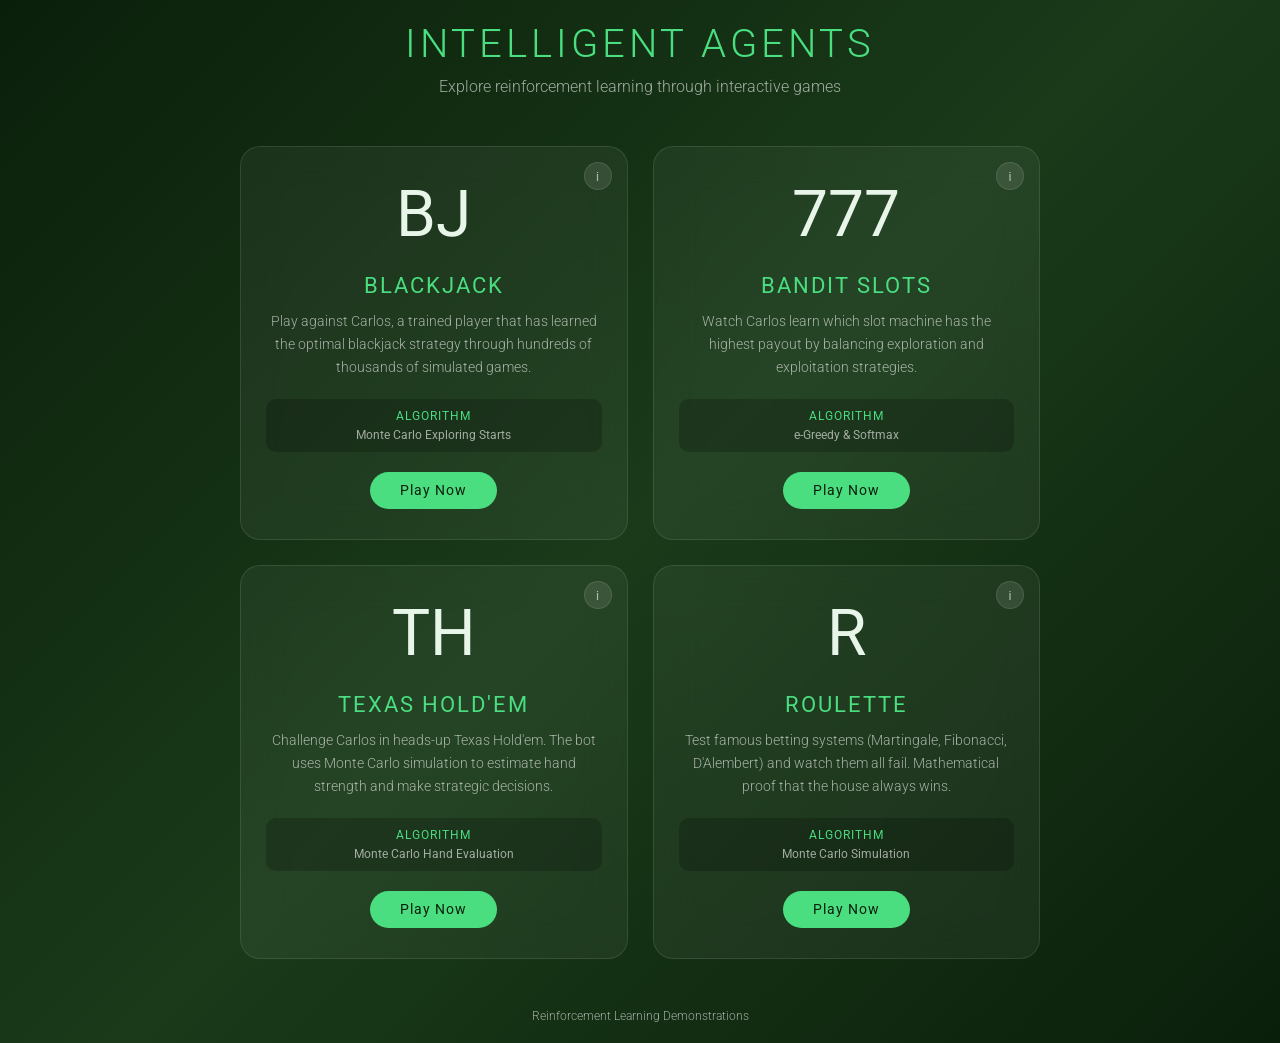
<file: index.html>
<!DOCTYPE html>
<html lang="en">
<head>
    <meta charset="UTF-8">
    <meta name="viewport" content="width=device-width, initial-scale=1.0">
    <title>Intelligent Agents - AI Learning Games</title>
    <link href="https://fonts.googleapis.com/css2?family=Roboto:wght@300;400;500&display=swap" rel="stylesheet">
    <style>
        * {
            margin: 0;
            padding: 0;
            box-sizing: border-box;
        }

        :root {
            --green-dark: #0a1f0a;
            --green-medium: #1a3a1a;
            --green-light: #2d5a2d;
            --green-accent: #4ade80;
            --green-glow: rgba(74, 222, 128, 0.3);
            --glass-bg: rgba(255, 255, 255, 0.05);
            --glass-border: rgba(255, 255, 255, 0.1);
            --text-primary: #e8f5e9;
            --text-secondary: rgba(255, 255, 255, 0.6);
        }

        body {
            font-family: 'Roboto', sans-serif;
            background: linear-gradient(135deg, var(--green-dark) 0%, var(--green-medium) 50%, var(--green-dark) 100%);
            min-height: 100vh;
            color: var(--text-primary);
            display: flex;
            flex-direction: column;
            align-items: center;
            justify-content: center;
            padding: 20px;
        }

        .container {
            text-align: center;
            max-width: 800px;
            width: 100%;
        }

        h1 {
            font-size: 2.5rem;
            font-weight: 300;
            color: var(--green-accent);
            letter-spacing: 4px;
            margin-bottom: 10px;
        }

        .subtitle {
            color: var(--text-secondary);
            font-size: 1rem;
            font-weight: 300;
            margin-bottom: 50px;
        }

        .games-grid {
            display: grid;
            grid-template-columns: repeat(auto-fit, minmax(280px, 1fr));
            gap: 25px;
            width: 100%;
        }

        .game-card {
            background: var(--glass-bg);
            backdrop-filter: blur(20px);
            -webkit-backdrop-filter: blur(20px);
            border: 1px solid var(--glass-border);
            border-radius: 20px;
            padding: 30px 25px;
            text-decoration: none;
            color: inherit;
            transition: all 0.3s ease;
            display: flex;
            flex-direction: column;
            align-items: center;
            position: relative;
        }

        .game-card:hover {
            border-color: var(--green-accent);
            box-shadow: 0 0 30px var(--green-glow);
            transform: translateY(-5px);
        }

        .info-btn {
            position: absolute;
            top: 15px;
            right: 15px;
            width: 28px;
            height: 28px;
            border-radius: 50%;
            background: rgba(255, 255, 255, 0.1);
            border: 1px solid var(--glass-border);
            color: var(--text-secondary);
            font-size: 0.85rem;
            font-weight: 400;
            cursor: pointer;
            transition: all 0.3s ease;
            display: flex;
            align-items: center;
            justify-content: center;
            z-index: 10;
        }

        .info-btn:hover {
            background: var(--green-accent);
            color: var(--green-dark);
            border-color: var(--green-accent);
            transform: scale(1.1);
        }

        .game-icon {
            font-size: 4rem;
            margin-bottom: 20px;
        }

        .game-title {
            font-size: 1.4rem;
            font-weight: 400;
            color: var(--green-accent);
            letter-spacing: 2px;
            margin-bottom: 12px;
        }

        .game-description {
            color: var(--text-secondary);
            font-size: 0.9rem;
            font-weight: 300;
            line-height: 1.6;
            margin-bottom: 20px;
        }

        .game-algorithm {
            background: rgba(0, 0, 0, 0.2);
            padding: 10px 15px;
            border-radius: 10px;
            font-size: 0.75rem;
            color: var(--text-secondary);
            width: 100%;
        }

        .game-algorithm strong {
            color: var(--green-accent);
            display: block;
            margin-bottom: 5px;
            font-weight: 400;
            letter-spacing: 1px;
        }

        .play-btn {
            margin-top: 20px;
            padding: 10px 30px;
            background: var(--green-accent);
            border: none;
            border-radius: 20px;
            color: var(--green-dark);
            font-size: 0.9rem;
            font-weight: 400;
            letter-spacing: 1px;
            cursor: pointer;
            transition: all 0.3s ease;
        }

        .game-card:hover .play-btn {
            box-shadow: 0 0 15px var(--green-glow);
        }

        /* Modal Styles */
        .modal-overlay {
            position: fixed;
            top: 0;
            left: 0;
            width: 100%;
            height: 100%;
            background: rgba(0, 0, 0, 0.8);
            backdrop-filter: blur(10px);
            -webkit-backdrop-filter: blur(10px);
            display: flex;
            align-items: center;
            justify-content: center;
            z-index: 1000;
            opacity: 0;
            visibility: hidden;
            transition: all 0.3s ease;
        }

        .modal-overlay.active {
            opacity: 1;
            visibility: visible;
        }

        .modal {
            background: linear-gradient(135deg, var(--green-medium) 0%, var(--green-dark) 100%);
            border: 1px solid var(--glass-border);
            border-radius: 24px;
            max-width: 500px;
            width: 90%;
            max-height: 85vh;
            overflow-y: auto;
            transform: scale(0.9) translateY(20px);
            transition: all 0.3s ease;
        }

        .modal-overlay.active .modal {
            transform: scale(1) translateY(0);
        }

        .modal-header {
            padding: 30px 30px 20px;
            border-bottom: 1px solid var(--glass-border);
            position: relative;
        }

        .modal-close {
            position: absolute;
            top: 20px;
            right: 20px;
            width: 32px;
            height: 32px;
            border-radius: 50%;
            background: rgba(255, 255, 255, 0.1);
            border: 1px solid var(--glass-border);
            color: var(--text-secondary);
            font-size: 1.2rem;
            cursor: pointer;
            transition: all 0.3s ease;
            display: flex;
            align-items: center;
            justify-content: center;
        }

        .modal-close:hover {
            background: rgba(255, 100, 100, 0.3);
            border-color: rgba(255, 100, 100, 0.5);
            color: #ff6b6b;
        }

        .modal-title {
            font-size: 1.6rem;
            font-weight: 300;
            color: var(--green-accent);
            letter-spacing: 2px;
            margin-bottom: 5px;
        }

        .modal-subtitle {
            font-size: 0.85rem;
            color: var(--text-secondary);
            font-weight: 300;
        }

        .modal-body {
            padding: 25px 30px 30px;
        }

        .modal-section {
            margin-bottom: 22px;
        }

        .modal-section:last-child {
            margin-bottom: 0;
        }

        .modal-section-title {
            font-size: 0.7rem;
            font-weight: 500;
            color: var(--green-accent);
            letter-spacing: 2px;
            text-transform: uppercase;
            margin-bottom: 10px;
        }

        .modal-section-content {
            color: var(--text-secondary);
            font-size: 0.9rem;
            font-weight: 300;
            line-height: 1.7;
        }

        .modal-rules {
            list-style: none;
            padding: 0;
        }

        .modal-rules li {
            position: relative;
            padding-left: 18px;
            margin-bottom: 8px;
            color: var(--text-secondary);
            font-size: 0.85rem;
            font-weight: 300;
        }

        .modal-rules li::before {
            content: '';
            position: absolute;
            left: 0;
            top: 8px;
            width: 6px;
            height: 6px;
            background: var(--green-accent);
            border-radius: 50%;
            opacity: 0.7;
        }

        .modal-stats {
            display: grid;
            grid-template-columns: 1fr 1fr;
            gap: 12px;
        }

        .modal-stat {
            background: rgba(0, 0, 0, 0.2);
            padding: 12px 15px;
            border-radius: 12px;
            cursor: pointer;
            transition: all 0.3s ease;
            position: relative;
        }

        .modal-stat:hover {
            background: rgba(74, 222, 128, 0.15);
            border-color: var(--green-accent);
            transform: translateY(-2px);
        }

        .modal-stat::after {
            content: '?';
            position: absolute;
            top: 8px;
            right: 10px;
            width: 18px;
            height: 18px;
            background: rgba(255, 255, 255, 0.1);
            border-radius: 50%;
            font-size: 0.65rem;
            display: flex;
            align-items: center;
            justify-content: center;
            color: var(--text-secondary);
            opacity: 0;
            transition: all 0.3s ease;
        }

        .modal-stat:hover::after {
            opacity: 1;
        }

        .modal-stat-label {
            font-size: 0.65rem;
            color: var(--text-secondary);
            letter-spacing: 1px;
            text-transform: uppercase;
            margin-bottom: 4px;
        }

        .modal-stat-value {
            font-size: 0.85rem;
            color: var(--text-primary);
            font-weight: 400;
        }

        .modal-formula {
            background: rgba(0, 0, 0, 0.3);
            padding: 15px 20px;
            border-radius: 12px;
            font-family: 'Courier New', monospace;
            font-size: 0.85rem;
            color: var(--green-accent);
            text-align: center;
            border-left: 3px solid var(--green-accent);
        }

        .modal-insight {
            background: rgba(74, 222, 128, 0.1);
            border: 1px solid rgba(74, 222, 128, 0.2);
            padding: 15px 18px;
            border-radius: 12px;
            font-size: 0.85rem;
            color: var(--text-primary);
            font-weight: 300;
            line-height: 1.6;
        }

        /* Proof Modal Styles */
        .proof-overlay {
            position: fixed;
            top: 0;
            left: 0;
            width: 100%;
            height: 100%;
            background: rgba(0, 0, 0, 0.9);
            backdrop-filter: blur(15px);
            -webkit-backdrop-filter: blur(15px);
            display: flex;
            align-items: center;
            justify-content: center;
            z-index: 2000;
            opacity: 0;
            visibility: hidden;
            transition: all 0.3s ease;
        }

        .proof-overlay.active {
            opacity: 1;
            visibility: visible;
        }

        .proof-modal {
            background: linear-gradient(135deg, #0d2818 0%, #0a1f0a 100%);
            border: 1px solid var(--green-accent);
            border-radius: 20px;
            max-width: 550px;
            width: 90%;
            max-height: 80vh;
            overflow-y: auto;
            transform: scale(0.9);
            transition: all 0.3s ease;
            box-shadow: 0 0 40px rgba(74, 222, 128, 0.2);
        }

        .proof-overlay.active .proof-modal {
            transform: scale(1);
        }

        .proof-header {
            padding: 25px 25px 18px;
            border-bottom: 1px solid rgba(74, 222, 128, 0.3);
            position: relative;
        }

        .proof-close {
            position: absolute;
            top: 18px;
            right: 18px;
            width: 30px;
            height: 30px;
            border-radius: 50%;
            background: rgba(255, 255, 255, 0.1);
            border: 1px solid var(--glass-border);
            color: var(--text-secondary);
            font-size: 1.1rem;
            cursor: pointer;
            transition: all 0.3s ease;
            display: flex;
            align-items: center;
            justify-content: center;
        }

        .proof-close:hover {
            background: rgba(255, 100, 100, 0.3);
            border-color: rgba(255, 100, 100, 0.5);
            color: #ff6b6b;
        }

        .proof-label {
            font-size: 0.65rem;
            color: var(--green-accent);
            letter-spacing: 2px;
            text-transform: uppercase;
            margin-bottom: 6px;
        }

        .proof-title {
            font-size: 1.3rem;
            font-weight: 300;
            color: var(--text-primary);
            margin-bottom: 4px;
        }

        .proof-value {
            font-size: 0.9rem;
            color: var(--green-accent);
            font-family: 'Courier New', monospace;
        }

        .proof-body {
            padding: 22px 25px 28px;
        }

        .proof-section {
            margin-bottom: 20px;
        }

        .proof-section:last-child {
            margin-bottom: 0;
        }

        .proof-section-title {
            font-size: 0.65rem;
            font-weight: 500;
            color: var(--green-accent);
            letter-spacing: 1.5px;
            text-transform: uppercase;
            margin-bottom: 10px;
        }

        .proof-text {
            color: var(--text-secondary);
            font-size: 0.88rem;
            font-weight: 300;
            line-height: 1.8;
        }

        .proof-formula-box {
            background: rgba(0, 0, 0, 0.4);
            border: 1px solid rgba(74, 222, 128, 0.2);
            border-left: 3px solid var(--green-accent);
            padding: 18px 20px;
            border-radius: 10px;
            margin: 15px 0;
            font-family: 'Courier New', monospace;
            font-size: 0.85rem;
            color: var(--green-accent);
            line-height: 1.8;
            overflow-x: auto;
        }

        .proof-steps {
            list-style: none;
            padding: 0;
            counter-reset: step;
        }

        .proof-steps li {
            position: relative;
            padding-left: 32px;
            margin-bottom: 12px;
            color: var(--text-secondary);
            font-size: 0.85rem;
            font-weight: 300;
            line-height: 1.6;
            counter-increment: step;
        }

        .proof-steps li::before {
            content: counter(step);
            position: absolute;
            left: 0;
            top: 0;
            width: 22px;
            height: 22px;
            background: rgba(74, 222, 128, 0.2);
            border: 1px solid rgba(74, 222, 128, 0.4);
            border-radius: 50%;
            font-size: 0.7rem;
            display: flex;
            align-items: center;
            justify-content: center;
            color: var(--green-accent);
        }

        .proof-conclusion {
            background: rgba(74, 222, 128, 0.1);
            border: 1px solid rgba(74, 222, 128, 0.3);
            padding: 15px 18px;
            border-radius: 10px;
            font-size: 0.85rem;
            color: var(--text-primary);
            font-weight: 400;
        }

        .proof-modal::-webkit-scrollbar {
            width: 5px;
        }

        .proof-modal::-webkit-scrollbar-track {
            background: transparent;
        }

        .proof-modal::-webkit-scrollbar-thumb {
            background: rgba(74, 222, 128, 0.3);
            border-radius: 3px;
        }

        footer {
            margin-top: 50px;
            color: var(--text-secondary);
            font-size: 0.75rem;
            font-weight: 300;
        }

        footer a {
            color: var(--green-accent);
            text-decoration: none;
        }

        footer a:hover {
            text-decoration: underline;
        }

        /* Scrollbar */
        .modal::-webkit-scrollbar {
            width: 6px;
        }

        .modal::-webkit-scrollbar-track {
            background: transparent;
        }

        .modal::-webkit-scrollbar-thumb {
            background: var(--glass-border);
            border-radius: 3px;
        }

        @media (max-width: 480px) {
            h1 {
                font-size: 1.8rem;
                letter-spacing: 2px;
            }

            .subtitle {
                font-size: 0.85rem;
                margin-bottom: 30px;
            }

            .game-card {
                padding: 25px 20px;
            }

            .game-icon {
                font-size: 3rem;
            }

            .game-title {
                font-size: 1.2rem;
            }

            .game-description {
                font-size: 0.85rem;
            }

            .modal {
                width: 95%;
                max-height: 90vh;
            }

            .modal-header, .modal-body {
                padding-left: 20px;
                padding-right: 20px;
            }

            .modal-stats {
                grid-template-columns: 1fr;
            }
        }
    </style>
</head>
<body>
    <div class="container">
        <h1>INTELLIGENT AGENTS</h1>
        <p class="subtitle">Explore reinforcement learning through interactive games</p>

        <div class="games-grid">
            <a href="BlackJack/webapp/index.html" class="game-card">
                <button class="info-btn" data-game="blackjack" onclick="event.preventDefault(); showInfo('blackjack');">i</button>
                <div class="game-icon">BJ</div>
                <h2 class="game-title">BLACKJACK</h2>
                <p class="game-description">
                    Play against Carlos, a trained player that has learned the optimal blackjack strategy 
                    through hundreds of thousands of simulated games.
                </p>
                <div class="game-algorithm">
                    <strong>ALGORITHM</strong>
                    Monte Carlo Exploring Starts
                </div>
                <span class="play-btn">Play Now</span>
            </a>

            <a href="BanditProblem/webapp/index.html" class="game-card">
                <button class="info-btn" data-game="bandits" onclick="event.preventDefault(); showInfo('bandits');">i</button>
                <div class="game-icon">777</div>
                <h2 class="game-title">BANDIT SLOTS</h2>
                <p class="game-description">
                    Watch Carlos learn which slot machine has the highest payout by balancing 
                    exploration and exploitation strategies.
                </p>
                <div class="game-algorithm">
                    <strong>ALGORITHM</strong>
                    e-Greedy & Softmax
                </div>
                <span class="play-btn">Play Now</span>
            </a>

            <a href="Poker/webapp/index.html" class="game-card">
                <button class="info-btn" data-game="poker" onclick="event.preventDefault(); showInfo('poker');">i</button>
                <div class="game-icon">TH</div>
                <h2 class="game-title">TEXAS HOLD'EM</h2>
                <p class="game-description">
                    Challenge Carlos in heads-up Texas Hold'em. The bot uses Monte Carlo simulation 
                    to estimate hand strength and make strategic decisions.
                </p>
                <div class="game-algorithm">
                    <strong>ALGORITHM</strong>
                    Monte Carlo Hand Evaluation
                </div>
                <span class="play-btn">Play Now</span>
            </a>

            <a href="Roulette/webapp/index.html" class="game-card">
                <button class="info-btn" data-game="roulette" onclick="event.preventDefault(); showInfo('roulette');">i</button>
                <div class="game-icon">R</div>
                <h2 class="game-title">ROULETTE</h2>
                <p class="game-description">
                    Test famous betting systems (Martingale, Fibonacci, D'Alembert) and watch them all fail. 
                    Mathematical proof that the house always wins.
                </p>
                <div class="game-algorithm">
                    <strong>ALGORITHM</strong>
                    Monte Carlo Simulation
                </div>
                <span class="play-btn">Play Now</span>
            </a>
        </div>

        <footer>
            <p>Reinforcement Learning Demonstrations</p>
        </footer>
    </div>

    <!-- Info Modal -->
    <div class="modal-overlay" id="modal-overlay">
        <div class="modal">
            <div class="modal-header">
                <button class="modal-close" onclick="closeModal()">&times;</button>
                <h2 class="modal-title" id="modal-title">Game Title</h2>
                <p class="modal-subtitle" id="modal-subtitle">Algorithm Name</p>
            </div>
            <div class="modal-body">
                <div class="modal-section">
                    <div class="modal-section-title">Overview</div>
                    <p class="modal-section-content" id="modal-overview"></p>
                </div>

                <div class="modal-section">
                    <div class="modal-section-title">Rules</div>
                    <ul class="modal-rules" id="modal-rules"></ul>
                </div>

                <div class="modal-section">
                    <div class="modal-section-title">The Algorithm</div>
                    <p class="modal-section-content" id="modal-algorithm"></p>
                </div>

                <div class="modal-section">
                    <div class="modal-section-title">Mathematics <span style="font-size: 0.6rem; opacity: 0.6;">(click for proof)</span></div>
                    <div class="modal-stats" id="modal-stats"></div>
                </div>

                <div class="modal-section">
                    <div class="modal-section-title">Key Formula</div>
                    <div class="modal-formula" id="modal-formula"></div>
                </div>

                <div class="modal-section">
                    <div class="modal-section-title">Key Insight</div>
                    <div class="modal-insight" id="modal-insight"></div>
                </div>
            </div>
        </div>
    </div>

    <!-- Proof Modal -->
    <div class="proof-overlay" id="proof-overlay">
        <div class="proof-modal">
            <div class="proof-header">
                <button class="proof-close" onclick="closeProof()">&times;</button>
                <div class="proof-label" id="proof-label">PROOF</div>
                <h3 class="proof-title" id="proof-title">Formula Title</h3>
                <div class="proof-value" id="proof-value">Formula Value</div>
            </div>
            <div class="proof-body">
                <div class="proof-section">
                    <div class="proof-section-title">Derivation</div>
                    <p class="proof-text" id="proof-explanation"></p>
                </div>

                <div class="proof-section" id="proof-formula-section">
                    <div class="proof-section-title">Mathematical Expression</div>
                    <div class="proof-formula-box" id="proof-formula-detail"></div>
                </div>

                <div class="proof-section" id="proof-steps-section">
                    <div class="proof-section-title">Step by Step</div>
                    <ol class="proof-steps" id="proof-steps"></ol>
                </div>

                <div class="proof-section">
                    <div class="proof-section-title">Conclusion</div>
                    <div class="proof-conclusion" id="proof-conclusion"></div>
                </div>
            </div>
        </div>
    </div>

    <script>
        // Game information data with proofs
        const gameInfo = {
            blackjack: {
                title: "Blackjack",
                subtitle: "Monte Carlo Exploring Starts",
                overview: "A classic card game where the goal is to beat the dealer by getting a hand value as close to 21 as possible without going over.",
                rules: [
                    "Cards 2-10 are worth their face value",
                    "Face cards (J, Q, K) are worth 10",
                    "Aces are worth 1 or 11 (whichever is better)",
                    "Beat the dealer without exceeding 21",
                    "Dealer must hit on 16, stand on 17"
                ],
                algorithm: "The AI learns optimal play by simulating hundreds of thousands of games and tracking which actions lead to wins in each situation.",
                stats: {
                    "State Space": {
                        value: "200 unique states",
                        proof: {
                            explanation: "The state space is derived from all possible combinations of game variables that affect decision-making.",
                            formula: "|S| = (Player totals) x (Dealer cards) x (Usable ace)\n|S| = 10 x 10 x 2 = 200",
                            steps: [
                                "Player total: 12-21 (10 values) - below 12, always hit",
                                "Dealer showing: 2-11 (10 values) - Ace counted as 11",
                                "Usable ace: Yes/No (2 values) - can count ace as 1 or 11",
                                "Multiply: 10 x 10 x 2 = 200 unique states"
                            ],
                            conclusion: "Each of these 200 states requires learning the optimal action (hit or stand), giving 200 state-action pairs to optimize."
                        }
                    },
                    "House Edge": {
                        value: "0.5% optimal",
                        proof: {
                            explanation: "The house edge represents the casino's expected profit per bet. With optimal basic strategy, this is minimized to approximately 0.5%.",
                            formula: "E[House Profit] = P(player busts first) + P(dealer wins | no bust) - P(player wins)\n\nHouse Edge ≈ 0.5%",
                            steps: [
                                "Player must act first - if they bust, they lose regardless of dealer's hand",
                                "This 'first-mover disadvantage' is the primary source of house edge",
                                "Blackjack pays 3:2 (not 2:1) slightly favoring player",
                                "Dealer must hit on 16, stand on 17 - fixed strategy",
                                "Net effect with optimal play: ~0.5% house advantage"
                            ],
                            conclusion: "Even with perfect play, the house maintains a 0.5% edge. Over thousands of hands, you will lose approximately $5 per $1000 wagered."
                        }
                    },
                    "Convergence": {
                        value: "~500K episodes",
                        proof: {
                            explanation: "Monte Carlo methods require sufficient visits to each state-action pair to converge to the true value function.",
                            formula: "By Law of Large Numbers:\nlim(n→∞) Q_n(s,a) = Q*(s,a)\n\nRequired: Each (s,a) visited ~1000+ times",
                            steps: [
                                "200 states x 2 actions = 400 state-action pairs",
                                "Each pair needs ~1000 samples for stable estimates",
                                "With exploring starts, coverage is roughly uniform",
                                "400 x 1000 = 400,000 minimum episodes",
                                "Add buffer for variance: ~500,000 episodes recommended"
                            ],
                            conclusion: "After 500,000 episodes, the learned Q-values converge to the true optimal values with high confidence, matching known basic strategy."
                        }
                    }
                },
                formula: "Q(s,a) = E[Return | State=s, Action=a]",
                insight: "The learned policy matches the mathematically proven optimal basic strategy, demonstrating that reinforcement learning can discover optimal solutions through pure experience."
            },
            bandits: {
                title: "Bandit Slots",
                subtitle: "Multi-Armed Bandit Problem",
                overview: "A row of slot machines, each with unknown payout rates. The challenge: find the best machine while minimizing losses from testing bad ones.",
                rules: [
                    "Each machine has a hidden payout probability",
                    "You don't know which machine is best",
                    "Every pull costs money (opportunity cost)",
                    "Balance exploring new machines vs exploiting known good ones",
                    "Goal: maximize total winnings over time"
                ],
                algorithm: "e-Greedy randomly explores with probability e, otherwise picks the best-known option. Softmax assigns probabilities proportional to estimated values.",
                stats: {
                    "Regret Bound": {
                        value: "O(sqrt(kT log T))",
                        proof: {
                            explanation: "Regret measures the cost of not knowing which arm is optimal. It's the difference between always playing the best arm and our actual performance.",
                            formula: "Regret_T = T · q*(a*) - E[Σ R_t]\n\nFor ε-greedy: Regret_T = O(√(kT log T))",
                            steps: [
                                "Let Δ_a = q*(a*) - q*(a) be the suboptimality gap",
                                "Expected regret from pulling suboptimal arm a is Δ_a",
                                "ε-greedy explores with probability ε, exploits with 1-ε",
                                "Suboptimal pulls decrease as estimates improve",
                                "Regret grows as O(√T), not O(T) - sublinear!"
                            ],
                            conclusion: "Sublinear regret means the average regret per round goes to zero. The algorithm 'learns' and makes fewer mistakes over time."
                        }
                    },
                    "Tradeoff": {
                        value: "Explore vs Exploit",
                        proof: {
                            explanation: "The fundamental dilemma: should you try new options (explore) or stick with what seems best (exploit)?",
                            formula: "Explore: Gain information, risk short-term loss\nExploit: Use current knowledge, risk missing better option\n\nOptimal balance minimizes total regret",
                            steps: [
                                "Pure exploitation: May never find the best arm",
                                "Pure exploration: Never uses learned information",
                                "ε-greedy: Fixed exploration rate ε (e.g., 10%)",
                                "Softmax: Probability proportional to estimated value",
                                "UCB: Optimism under uncertainty - try uncertain options"
                            ],
                            conclusion: "There's no free lunch - some exploration is always needed. The art is in balancing short-term cost vs long-term gain."
                        }
                    }
                },
                formula: "P(action) = exp(Q(a)/t) / Sum(exp(Q(b)/t))",
                insight: "This is the fundamental exploration-exploitation dilemma in AI. Too much exploration wastes resources; too little means missing the best option."
            },
            poker: {
                title: "Texas Hold'em",
                subtitle: "Monte Carlo Hand Evaluation",
                overview: "The world's most popular poker variant. Players combine two private cards with five community cards to make the best five-card hand.",
                rules: [
                    "Each player receives 2 hole cards (private)",
                    "5 community cards are dealt face-up",
                    "Make the best 5-card hand from any 7 cards",
                    "Betting rounds: Preflop, Flop, Turn, River",
                    "Hand rankings from Royal Flush to High Card"
                ],
                algorithm: "The AI estimates hand strength by simulating thousands of possible outcomes, calculating win probability against random opponent hands.",
                stats: {
                    "State Space": {
                        value: "~10^18 states",
                        proof: {
                            explanation: "Poker has an enormous state space due to hidden information, betting history, and card combinations.",
                            formula: "States ≈ C(52,2) × C(50,2) × C(48,5) × (betting histories)\n\n≈ 10^18 information sets",
                            steps: [
                                "Hole card combinations: C(52,2) = 1,326",
                                "Opponent hole cards: C(50,2) = 1,225",
                                "Board combinations: C(48,5) = 1,712,304",
                                "Betting sequences: Exponential in game length",
                                "Information sets (what player knows): ~10^18"
                            ],
                            conclusion: "This massive state space makes poker computationally intractable to solve exactly. Monte Carlo simulation provides practical approximations."
                        }
                    },
                    "Combinations": {
                        value: "2,598,960 hands",
                        proof: {
                            explanation: "The total number of unique 5-card poker hands from a standard 52-card deck.",
                            formula: "C(52,5) = 52! / (5! × 47!)\n\n= (52×51×50×49×48) / (5×4×3×2×1)\n= 2,598,960",
                            steps: [
                                "Choose 5 cards from 52: n! / (k!(n-k)!)",
                                "52! / (5! × 47!) = 2,598,960",
                                "Royal Flush: 4 (one per suit)",
                                "Straight Flush: 36",
                                "High Card: 1,302,540 (50.1%)"
                            ],
                            conclusion: "Most hands (92%) are one pair or worse. Premium hands like full house or better occur less than 0.2% of the time."
                        }
                    },
                    "Precision": {
                        value: "+/-3% with 1K sims",
                        proof: {
                            explanation: "Monte Carlo precision improves with the square root of sample size, following the Central Limit Theorem.",
                            formula: "Standard Error = σ / √n\n\n95% CI = ±1.96 × (0.5 / √1000) ≈ ±3.1%",
                            steps: [
                                "Each simulation outcome: Win(1), Lose(0), or Tie(0.5)",
                                "Standard deviation σ ≈ 0.5 (maximum for binary)",
                                "With n=1000: SE = 0.5/√1000 = 0.0158",
                                "95% confidence: ±1.96 × 0.0158 ≈ ±3.1%",
                                "For ±1%: need ~10,000 simulations"
                            ],
                            conclusion: "1000 simulations provide sufficient accuracy for most poker decisions. The precision vs computation tradeoff is well-balanced here."
                        }
                    }
                },
                formula: "Equity = Wins / Simulations",
                insight: "Pot odds vs equity: Call when your win probability exceeds the ratio of call amount to total pot. This is the mathematical foundation of poker strategy."
            },
            roulette: {
                title: "Roulette",
                subtitle: "Betting Systems Analysis",
                overview: "A game of pure chance where players bet on where a ball will land on a spinning wheel. Used here to demonstrate why all betting systems fail.",
                rules: [
                    "American wheel: 38 pockets (0, 00, 1-36)",
                    "Even-money bets: Red/Black, Odd/Even",
                    "Inside bets: Single numbers pay 35:1",
                    "Each spin is completely independent",
                    "House edge is built into the wheel itself"
                ],
                algorithm: "We simulate thousands of sessions using different betting systems to prove they all converge to the same negative expected value.",
                stats: {
                    "House Edge": {
                        value: "5.26% always",
                        proof: {
                            explanation: "The house edge is mathematically identical for ALL bet types in American roulette, despite different payouts.",
                            formula: "E[Profit] = P(win) × payout + P(lose) × (-1)\n\nRed/Black: (18/38)(+1) + (20/38)(-1) = -2/38\nSingle #: (1/38)(+35) + (37/38)(-1) = -2/38\n\nBoth = -5.26%",
                            steps: [
                                "38 pockets: 18 red, 18 black, 2 green (0, 00)",
                                "Red/Black wins 18/38 = 47.37% (not 50%!)",
                                "Green pockets create the house edge",
                                "Payouts are set assuming 36 pockets (fair odds)",
                                "But there are 38 pockets: Edge = 2/38 = 5.26%"
                            ],
                            conclusion: "The house edge cannot be avoided. Every bet loses 5.26 cents per dollar on average, regardless of betting pattern."
                        }
                    },
                    "Win Prob": {
                        value: "18/38 = 47.37%",
                        proof: {
                            explanation: "The probability of winning an even-money bet appears close to 50%, but the green pockets make all the difference.",
                            formula: "P(Red) = 18/38 = 0.4737\nP(Not Red) = 20/38 = 0.5263\n\nExpected wins in 100 spins: 47.37",
                            steps: [
                                "18 red numbers out of 38 total pockets",
                                "20 non-red (18 black + 2 green)",
                                "Difference from fair: 50% - 47.37% = 2.63%",
                                "This 2.63% disadvantage applies to every spin",
                                "Over 1000 spins: expect ~474 wins, ~526 losses"
                            ],
                            conclusion: "The 2.63% probability disadvantage translates directly to the 5.26% house edge (2 × 2.63% due to win/lose asymmetry)."
                        }
                    },
                    "Theorem": {
                        value: "Optional Stopping",
                        proof: {
                            explanation: "The Optional Stopping Theorem proves that no betting strategy or exit rule can overcome a negative expected value game.",
                            formula: "For supermartingale X_t with E[τ] < ∞:\n\nE[X_τ] ≤ E[X_0] = 0\n\nNo stopping rule τ yields positive expected profit",
                            steps: [
                                "Let X_t = cumulative profit at time t",
                                "Each bet has E[profit] = -5.26% × bet size",
                                "X_t is a supermartingale (expected value decreases)",
                                "For ANY stopping rule τ (quit while ahead, etc.):",
                                "E[X_τ] ≤ 0 - you cannot escape the negative EV"
                            ],
                            conclusion: "Martingale, Fibonacci, 'quit while ahead' - ALL fail. The mathematics is ironclad: no strategy beats the house edge."
                        }
                    }
                },
                formula: "E[Profit] = (18/38)(+1) + (20/38)(-1) = -5.26%",
                insight: "The Martingale, Fibonacci, and D'Alembert systems all fail because expected value cannot be changed by bet sizing. Mathematics guarantees the house wins."
            }
        };

        let currentGameId = null;

        function showInfo(gameId) {
            const info = gameInfo[gameId];
            if (!info) return;

            currentGameId = gameId;

            document.getElementById('modal-title').textContent = info.title;
            document.getElementById('modal-subtitle').textContent = info.subtitle;
            document.getElementById('modal-overview').textContent = info.overview;
            
            const rulesEl = document.getElementById('modal-rules');
            rulesEl.innerHTML = info.rules.map(rule => `<li>${rule}</li>`).join('');
            
            document.getElementById('modal-algorithm').textContent = info.algorithm;
            
            const statsEl = document.getElementById('modal-stats');
            statsEl.innerHTML = Object.entries(info.stats).map(([label, data]) => `
                <div class="modal-stat" onclick="showProof('${gameId}', '${label}')">
                    <div class="modal-stat-label">${label}</div>
                    <div class="modal-stat-value">${typeof data === 'object' ? data.value : data}</div>
                </div>
            `).join('');
            
            document.getElementById('modal-formula').textContent = info.formula;
            document.getElementById('modal-insight').textContent = info.insight;

            document.getElementById('modal-overlay').classList.add('active');
            document.body.style.overflow = 'hidden';
        }

        function showProof(gameId, statKey) {
            const info = gameInfo[gameId];
            if (!info || !info.stats[statKey]) return;

            const stat = info.stats[statKey];
            if (typeof stat !== 'object' || !stat.proof) return;

            const proof = stat.proof;

            document.getElementById('proof-label').textContent = `${info.title.toUpperCase()} PROOF`;
            document.getElementById('proof-title').textContent = statKey;
            document.getElementById('proof-value').textContent = stat.value;
            document.getElementById('proof-explanation').textContent = proof.explanation;
            document.getElementById('proof-formula-detail').textContent = proof.formula;
            
            const stepsEl = document.getElementById('proof-steps');
            stepsEl.innerHTML = proof.steps.map(step => `<li>${step}</li>`).join('');
            
            document.getElementById('proof-conclusion').textContent = proof.conclusion;

            document.getElementById('proof-overlay').classList.add('active');
        }

        function closeModal() {
            document.getElementById('modal-overlay').classList.remove('active');
            document.body.style.overflow = '';
            currentGameId = null;
        }

        function closeProof() {
            document.getElementById('proof-overlay').classList.remove('active');
        }

        // Close on overlay click
        document.getElementById('modal-overlay').addEventListener('click', (e) => {
            if (e.target === e.currentTarget) {
                closeModal();
            }
        });

        document.getElementById('proof-overlay').addEventListener('click', (e) => {
            if (e.target === e.currentTarget) {
                closeProof();
            }
        });

        // Close on Escape key
        document.addEventListener('keydown', (e) => {
            if (e.key === 'Escape') {
                if (document.getElementById('proof-overlay').classList.contains('active')) {
                    closeProof();
                } else {
                    closeModal();
                }
            }
        });
    </script>
</body>
</html>
</file>
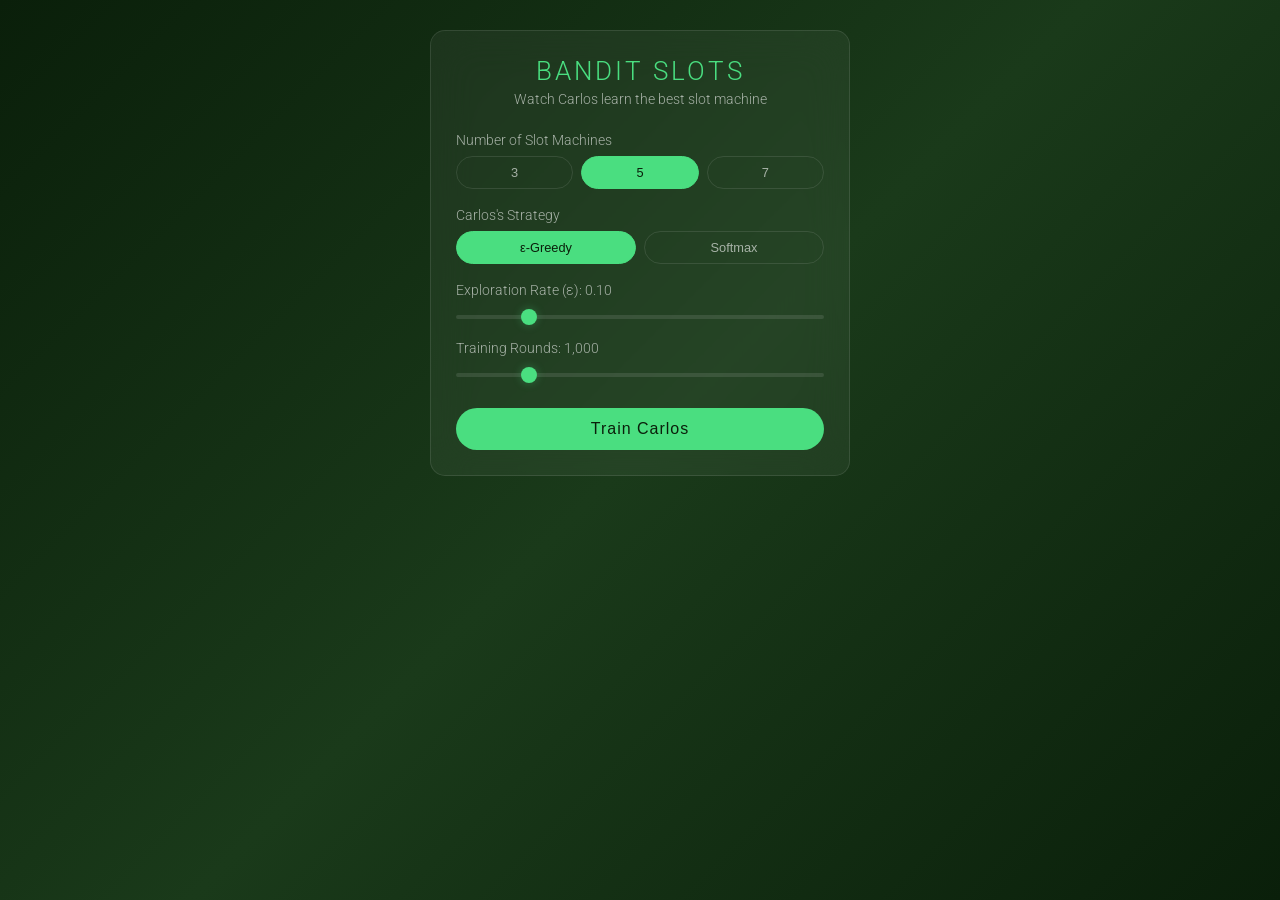
<file: BanditProblem/webapp/index.html>
<!DOCTYPE html>
<html lang="en">
<head>
    <meta charset="UTF-8">
    <meta name="viewport" content="width=device-width, initial-scale=1.0">
    <title>Bandit Slots - Carlos Learning</title>
    <link rel="stylesheet" href="styles.css">
    <link href="https://fonts.googleapis.com/css2?family=Roboto:wght@300;400;500&display=swap" rel="stylesheet">
</head>
<body>
    <!-- Training Screen -->
    <div id="training-screen" class="screen">
        <div class="glass-container training-container">
            <h1>BANDIT SLOTS</h1>
            <p class="subtitle">Watch Carlos learn the best slot machine</p>
            
            <div class="training-form">
                <div class="form-group">
                    <label>Number of Slot Machines</label>
                    <div class="button-group">
                        <button class="option-btn machine-btn" data-count="3">3</button>
                        <button class="option-btn machine-btn selected" data-count="5">5</button>
                        <button class="option-btn machine-btn" data-count="7">7</button>
                    </div>
                </div>

                <div class="form-group">
                    <label>Carlos's Strategy</label>
                    <div class="button-group">
                        <button class="option-btn strategy-btn selected" data-strategy="epsilon-greedy">ε-Greedy</button>
                        <button class="option-btn strategy-btn" data-strategy="softmax">Softmax</button>
                    </div>
                </div>

                <div class="form-group" id="epsilon-group">
                    <label>Exploration Rate (ε): <span id="epsilon-value">0.10</span></label>
                    <input type="range" id="epsilon-slider" min="0.01" max="0.5" step="0.01" value="0.1">
                </div>

                <div class="form-group hidden" id="temp-group">
                    <label>Temperature (τ): <span id="temp-value">0.50</span></label>
                    <input type="range" id="temp-slider" min="0.1" max="2" step="0.1" value="0.5">
                </div>

                <div class="form-group">
                    <label>Training Rounds: <span id="rounds-value">1,000</span></label>
                    <input type="range" id="rounds-slider" min="100" max="5000" step="100" value="1000">
                </div>

                <button id="start-btn" class="primary-btn">Train Carlos</button>

                <div id="progress-container" class="hidden">
                    <div class="progress-bar">
                        <div id="progress-fill" class="progress-fill"></div>
                    </div>
                    <p id="progress-text">Training... 0%</p>
                </div>
            </div>
        </div>
    </div>

    <!-- Game Screen -->
    <div id="game-screen" class="screen hidden">
        <!-- Header -->
        <header class="glass-container">
            <h1>BANDIT SLOTS</h1>
            <button id="info-btn" class="info-btn">Carlos Stats</button>
        </header>

        <!-- Slot Machines -->
        <div class="machines-area">
            <div id="machines-container" class="machines-container"></div>
        </div>

        <!-- Controls -->
        <div class="controls">
            <div class="mode-toggle glass-container">
                <button class="mode-btn active" data-mode="player">You Play</button>
                <button class="mode-btn" data-mode="ai">Carlos Plays</button>
            </div>
        </div>

        <!-- Scoreboard -->
        <div class="scoreboard glass-container">
            <div class="score-item">
                <span class="score-label">Your Balance</span>
                <span id="player-balance" class="score-value">0.00</span>
            </div>
            <div class="score-item">
                <span class="score-label">Carlos Balance</span>
                <span id="ai-balance" class="score-value">0.00</span>
            </div>
            <div class="score-item">
                <span class="score-label">Total Plays</span>
                <span id="total-plays" class="score-value">0</span>
            </div>
            <button id="reset-btn" class="reset-btn">Reset</button>
        </div>

        <!-- Game Log -->
        <div class="game-log glass-container">
            <h3>Game Log</h3>
            <div id="log-container"></div>
        </div>
    </div>

    <!-- Info Modal -->
    <div id="info-modal" class="modal hidden">
        <div class="modal-content glass-container">
            <span class="close-btn">&times;</span>
            <h2>CARLOS'S LEARNED STRATEGY</h2>
            
            <div class="strategy-info">
                <p><strong>Algorithm:</strong> <span id="strategy-type">ε-Greedy</span></p>
                <p><strong>Parameter:</strong> <span id="strategy-param">ε = 0.1</span></p>
            </div>

            <h3>Estimated Q-Values</h3>
            <div id="machine-stats" class="machine-stats"></div>

            <h3>Training Progress</h3>
            <div class="chart-container">
                <canvas id="reward-chart"></canvas>
            </div>

            <p class="explanation">
                Carlos learns which slot machine has the highest expected payout by balancing 
                <strong>exploration</strong> (trying different machines) and <strong>exploitation</strong> 
                (playing the best known machine). Higher Q-values indicate machines Carlos believes are more rewarding.
            </p>
        </div>
    </div>

    <script src="bandit.js"></script>
    <script src="game.js"></script>
</body>
</html>
</file>
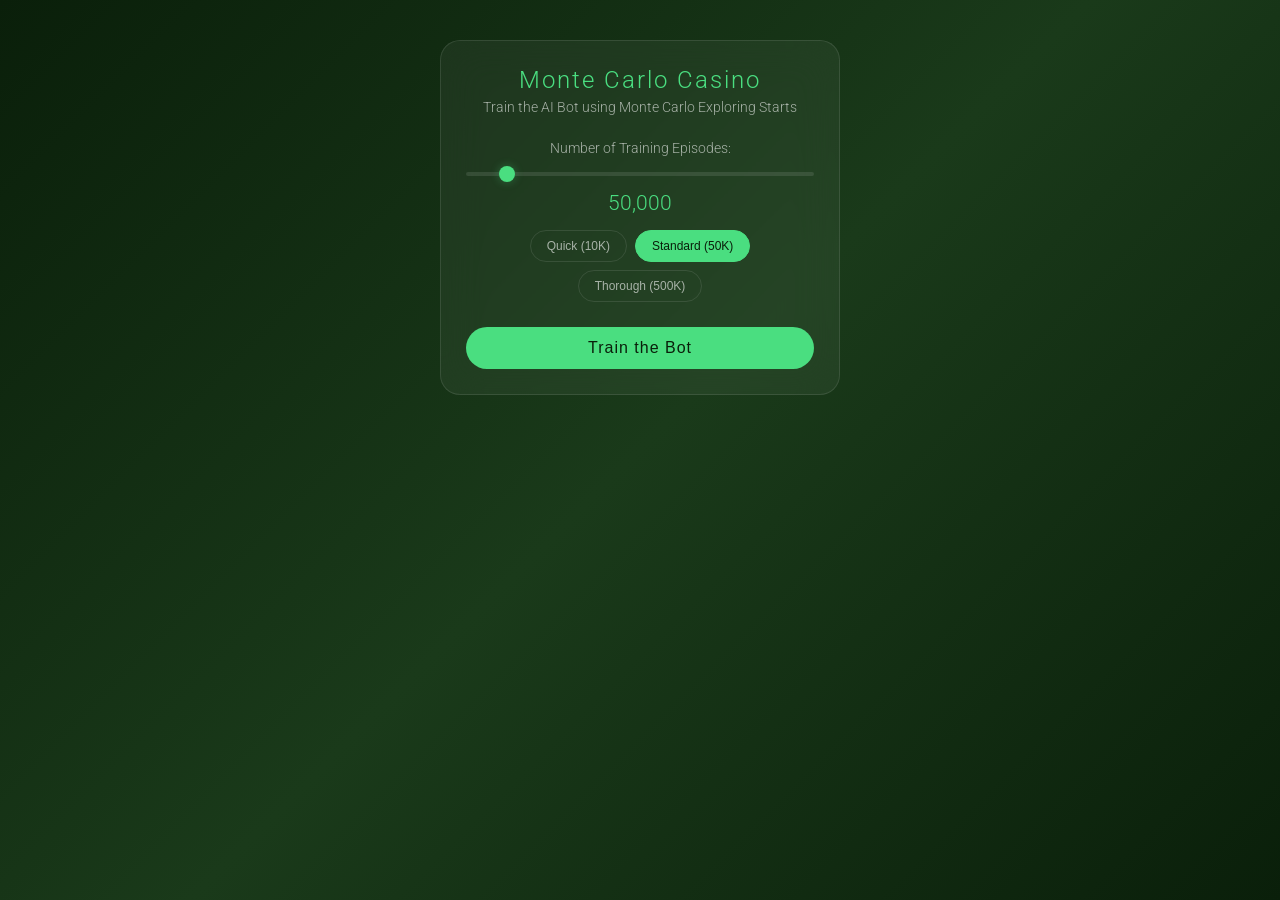
<file: BlackJack/webapp/index.html>
<!DOCTYPE html>
<html lang="en">
<head>
    <meta charset="UTF-8">
    <meta name="viewport" content="width=device-width, initial-scale=1.0">
    <title>Blackjack - Monte Carlo</title>
    <link rel="stylesheet" href="styles.css">
    <link href="https://fonts.googleapis.com/css2?family=Playfair+Display:wght@700&family=Roboto:wght@400;500;700&display=swap" rel="stylesheet">
</head>
<body>
    <!-- Training Screen -->
    <div id="training-screen" class="screen">
        <div class="training-container">
            <h1>Monte Carlo Casino</h1>
            <p class="subtitle">Train the AI Bot using Monte Carlo Exploring Starts</p>
            
            <div class="training-form">
                <label for="episodes">Number of Training Episodes:</label>
                <input type="range" id="episodes" min="1000" max="500000" value="50000" step="1000">
                <span id="episodes-value">50,000</span>
                
                <div class="preset-buttons">
                    <button onclick="setEpisodes(10000)">Quick (10K)</button>
                    <button onclick="setEpisodes(50000)" class="selected">Standard (50K)</button>
                    <button onclick="setEpisodes(500000)">Thorough (500K)</button>
                </div>
                
                <button id="train-btn" class="primary-btn" onclick="startTraining()">
                    Train the Bot
                </button>
            </div>
            
            <div id="training-progress" class="hidden">
                <div class="progress-bar">
                    <div id="progress-fill" class="progress-fill"></div>
                </div>
                <p id="progress-text">Training... 0%</p>
            </div>
        </div>
    </div>

    <!-- Game Screen -->
    <div id="game-screen" class="screen hidden">
        <!-- Info Modal -->
        <div id="info-modal" class="modal hidden">
            <div class="modal-content">
                <span class="close-btn" onclick="closeInfoModal()">&times;</span>
                <h2>Bot's Learned Strategy</h2>
                <div class="policy-tables">
                    <div class="policy-section">
                        <h3>Without Usable Ace</h3>
                        <div id="policy-no-ace" class="policy-grid"></div>
                    </div>
                    <div class="policy-section">
                        <h3>With Usable Ace</h3>
                        <div id="policy-ace" class="policy-grid"></div>
                    </div>
                </div>
                <div class="legend">
                    <span class="legend-item"><span class="legend-color stick"></span> Stick</span>
                    <span class="legend-item"><span class="legend-color hit"></span> Hit</span>
                </div>
                <p class="policy-explanation">
                    The tables show the optimal action for each combination of player sum (rows) 
                    and dealer's visible card (columns). The bot learned this strategy through 
                    <strong id="trained-episodes">50,000</strong> simulated games using Monte Carlo Exploring Starts.
                </p>
            </div>
        </div>

        <!-- Header -->
        <header>
            <h1>Blackjack Casino</h1>
            <button class="info-btn" onclick="showInfoModal()" title="View Bot Strategy">
                Bot Strategy
            </button>
        </header>

        <!-- Casino Table -->
        <div class="casino-table">
            <!-- Dealer Section -->
            <div class="player-section dealer-section">
                <div class="player-label">
                    <span class="player-icon"></span>
                    <span>DEALER</span>
                    <span id="dealer-sum" class="sum-badge"></span>
                </div>
                <div id="dealer-cards" class="cards-container"></div>
            </div>

            <!-- Middle Section with Bot -->
            <div class="bot-section">
                <div class="player-label">
                    <span class="player-icon"></span>
                    <span>Carolos</span>
                    <span id="bot-sum" class="sum-badge"></span>
                    <span id="bot-action" class="action-badge"></span>
                </div>
                <div id="bot-cards" class="cards-container"></div>
                <div id="bot-result" class="result-badge"></div>
            </div>

            <!-- Player Section -->
            <div class="player-section user-section">
                <div class="player-label">
                    <span class="player-icon"></span>
                    <span>YOU</span>
                    <span id="player-sum" class="sum-badge"></span>
                </div>
                <div id="player-cards" class="cards-container"></div>
                <div id="player-result" class="result-badge"></div>
            </div>
        </div>

        <!-- Controls -->
        <div class="controls">
            <button id="hit-btn" class="game-btn hit-btn" onclick="playerHit()">
            HIT
            </button>
            <button id="stick-btn" class="game-btn stick-btn" onclick="playerStick()">
            STICK
            </button>
            <button id="new-round-btn" class="game-btn new-round-btn hidden" onclick="newRound()">
                New Round
            </button>
        </div>

        <!-- Scoreboard -->
        <div class="scoreboard">
            <div class="score-section">
                <h3>Your Score</h3>
                <div class="score-details">
                    <span class="win">Wins: <span id="player-wins">0</span></span>
                    <span class="loss">Losses: <span id="player-losses">0</span></span>
                    <span class="tie">Ties: <span id="player-ties">0</span></span>
                </div>
            </div>
            <div class="score-section">
                <h3>Bot Score</h3>
                <div class="score-details">
                    <span class="win">Wins: <span id="bot-wins">0</span></span>
                    <span class="loss">Losses: <span id="bot-losses">0</span></span>
                    <span class="tie">Ties: <span id="bot-ties">0</span></span>
                </div>
            </div>
            <button class="reset-btn" onclick="resetScores()">Reset Scores</button>
        </div>

        <!-- Game Log -->
        <div class="game-log">
            <h3>Game Log</h3>
            <div id="log-container"></div>
        </div>
    </div>

    <script src="montecarlo.js"></script>
    <script src="game.js"></script>
</body>
</html>
</file>
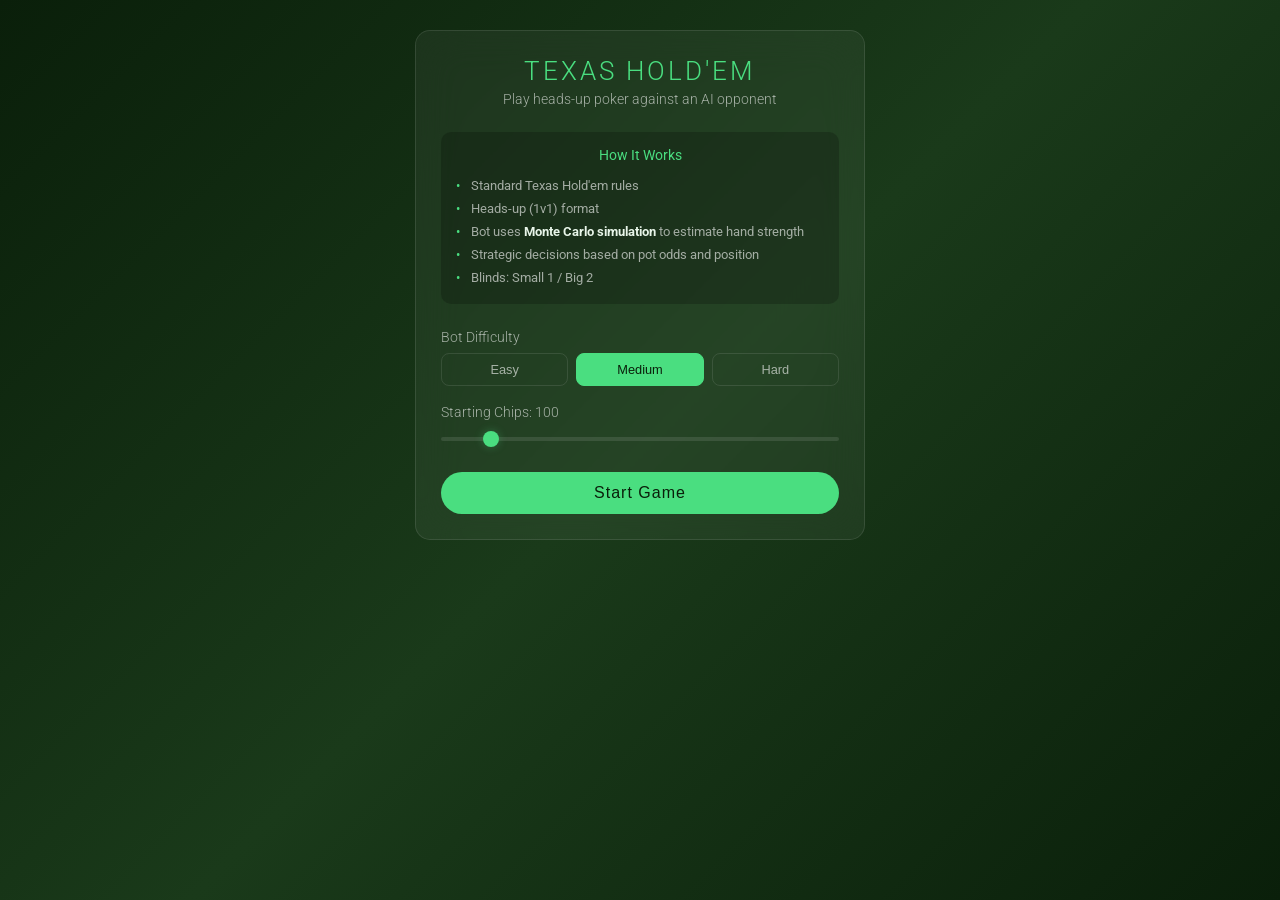
<file: Poker/webapp/index.html>
<!DOCTYPE html>
<html lang="en">
<head>
    <meta charset="UTF-8">
    <meta name="viewport" content="width=device-width, initial-scale=1.0">
    <title>Texas Hold'em - AI Poker Bot</title>
    <link rel="stylesheet" href="styles.css">
    <link href="https://fonts.googleapis.com/css2?family=Roboto:wght@300;400;500&display=swap" rel="stylesheet">
</head>
<body>
    <!-- Training Screen -->
    <div id="training-screen" class="screen">
        <div class="glass-container training-container">
            <h1>TEXAS HOLD'EM</h1>
            <p class="subtitle">Play heads-up poker against an AI opponent</p>
            
            <div class="game-explanation">
                <h3>How It Works</h3>
                <ul>
                    <li>Standard Texas Hold'em rules</li>
                    <li>Heads-up (1v1) format</li>
                    <li>Bot uses <strong>Monte Carlo simulation</strong> to estimate hand strength</li>
                    <li>Strategic decisions based on pot odds and position</li>
                    <li>Blinds: Small 1 / Big 2</li>
                </ul>
            </div>
            
            <div class="training-form">
                <div class="form-group">
                    <label>Bot Difficulty</label>
                    <div class="button-group">
                        <button class="option-btn difficulty-btn" data-difficulty="easy">Easy</button>
                        <button class="option-btn difficulty-btn selected" data-difficulty="medium">Medium</button>
                        <button class="option-btn difficulty-btn" data-difficulty="hard">Hard</button>
                    </div>
                </div>

                <div class="form-group">
                    <label>Starting Chips: <span id="chips-value">100</span></label>
                    <input type="range" id="chips-slider" min="50" max="500" step="50" value="100">
                </div>

                <button id="start-btn" class="primary-btn">Start Game</button>
            </div>
        </div>
    </div>

    <!-- Game Screen -->
    <div id="game-screen" class="screen hidden">
        <!-- Header -->
        <header class="glass-container">
            <h1>TEXAS HOLD'EM</h1>
            <button id="info-btn" class="info-btn">Bot Info</button>
        </header>

        <!-- Game Table -->
        <div class="poker-table">
            <!-- Bot Area -->
            <div class="player-area bot-area">
                <div class="player-info">
                    <span class="player-name">Bot</span>
                    <span id="bot-chips" class="chip-count">100</span>
                </div>
                <div class="hole-cards">
                    <div id="bot-card-1" class="card back"></div>
                    <div id="bot-card-2" class="card back"></div>
                </div>
                <div id="bot-action" class="player-action"></div>
            </div>

            <!-- Community Cards -->
            <div class="community-area">
                <div class="community-cards">
                    <div id="comm-1" class="card empty"></div>
                    <div id="comm-2" class="card empty"></div>
                    <div id="comm-3" class="card empty"></div>
                    <div id="comm-4" class="card empty"></div>
                    <div id="comm-5" class="card empty"></div>
                </div>
                <div class="pot-display glass-container">
                    <span class="pot-label">POT</span>
                    <span id="pot-value">0</span>
                </div>
            </div>

            <!-- Player Area -->
            <div class="player-area player-area-bottom">
                <div id="player-action" class="player-action"></div>
                <div class="hole-cards">
                    <div id="player-card-1" class="card empty"></div>
                    <div id="player-card-2" class="card empty"></div>
                </div>
                <div class="player-info">
                    <span class="player-name">You</span>
                    <span id="player-chips" class="chip-count">100</span>
                </div>
            </div>
        </div>

        <!-- Actions -->
        <div class="actions-area">
            <div id="action-buttons" class="action-buttons">
                <button id="fold-btn" class="action-btn danger" disabled>Fold</button>
                <button id="check-btn" class="action-btn" disabled>Check</button>
                <button id="call-btn" class="action-btn" disabled>Call</button>
                <button id="bet-btn" class="action-btn primary" disabled>Bet</button>
                <button id="raise-btn" class="action-btn primary" disabled>Raise</button>
                <button id="allin-btn" class="action-btn allin" disabled>All In</button>
            </div>
            <div id="bet-controls" class="bet-controls hidden">
                <input type="range" id="bet-slider" min="2" max="100" value="10">
                <span id="bet-amount">10</span>
                <button id="confirm-bet" class="action-btn primary">Confirm</button>
                <button id="cancel-bet" class="action-btn">Cancel</button>
            </div>
            <button id="deal-btn" class="action-btn deal">Deal New Hand</button>
        </div>

        <!-- Status -->
        <div class="status-area glass-container">
            <p id="game-status">Click "Deal New Hand" to start</p>
        </div>

        <!-- Scoreboard -->
        <div class="scoreboard glass-container">
            <div class="score-item">
                <span class="score-label">Your Wins</span>
                <span id="player-wins" class="score-value">0</span>
            </div>
            <div class="score-item">
                <span class="score-label">Bot Wins</span>
                <span id="bot-wins" class="score-value">0</span>
            </div>
            <div class="score-item">
                <span class="score-label">Hands</span>
                <span id="total-hands" class="score-value">0</span>
            </div>
            <button id="reset-btn" class="reset-btn">Reset</button>
        </div>
    </div>

    <!-- Info Modal -->
    <div id="info-modal" class="modal hidden">
        <div class="modal-content glass-container">
            <span class="close-btn">&times;</span>
            <h2>BOT STRATEGY</h2>
            
            <div class="strategy-info">
                <p><strong>Algorithm:</strong> Monte Carlo Hand Evaluation</p>
                <p><strong>Difficulty:</strong> <span id="difficulty-display">Medium</span></p>
            </div>

            <h3>How the Bot Thinks</h3>
            <div class="bot-explanation">
                <div class="explanation-item">
                    <strong>1. Hand Strength</strong>
                    <p>Simulates thousands of random outcomes to estimate win probability</p>
                </div>
                <div class="explanation-item">
                    <strong>2. Pot Odds</strong>
                    <p>Compares bet size to potential winnings to find +EV plays</p>
                </div>
                <div class="explanation-item">
                    <strong>3. Position</strong>
                    <p>Plays tighter out of position, more aggressively in position</p>
                </div>
                <div class="explanation-item">
                    <strong>4. Bluffing</strong>
                    <p>Occasionally bluffs based on board texture and betting patterns</p>
                </div>
            </div>

            <p class="explanation">
                Unlike Blackjack or Slots, poker involves <strong>imperfect information</strong> and 
                <strong>opponent modeling</strong>. The bot uses Monte Carlo simulation to estimate 
                its winning chances by dealing out random remaining cards thousands of times. 
                This is similar to how professional poker software analyzes hands.
            </p>
        </div>
    </div>

    <script src="poker.js"></script>
    <script src="game.js"></script>
</body>
</html>
</file>
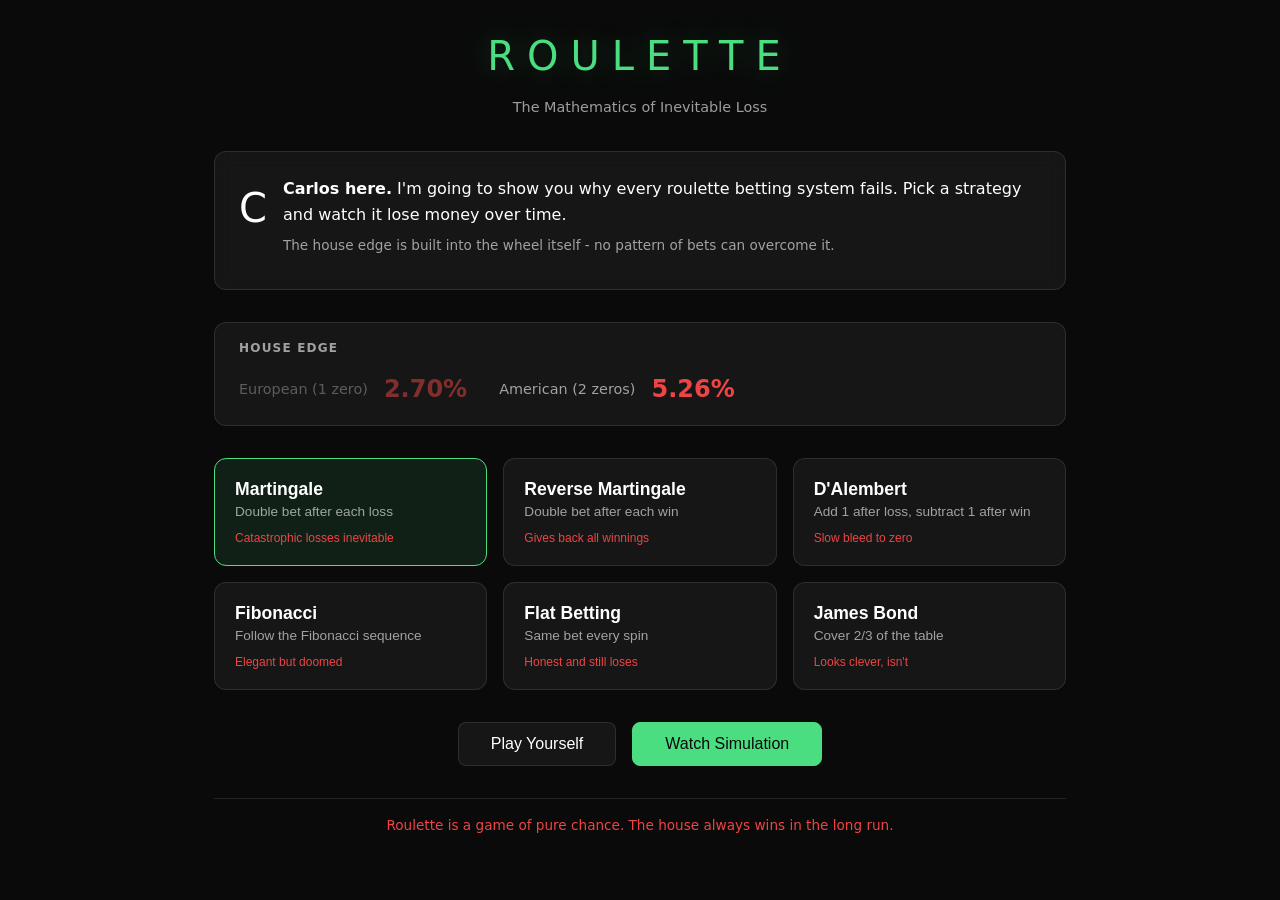
<file: Roulette/webapp/index.html>
<!DOCTYPE html>
<html lang="en">
<head>
    <meta charset="UTF-8">
    <meta name="viewport" content="width=device-width, initial-scale=1.0">
    <title>Roulette - Why Betting Systems Fail</title>
    <link rel="stylesheet" href="styles.css">
</head>
<body>
    <div class="container">
        <header>
            <h1>ROULETTE</h1>
            <p class="subtitle">The Mathematics of Inevitable Loss</p>
        </header>

        <!-- Strategy Selection Screen -->
        <div id="strategy-screen" class="screen active">
            <div class="carlos-message">
                <div class="carlos-avatar">C</div>
                <div class="message-bubble">
                    <p><strong>Carlos here.</strong> I'm going to show you why every roulette betting system fails. Pick a strategy and watch it lose money over time.</p>
                    <p class="hint">The house edge is built into the wheel itself - no pattern of bets can overcome it.</p>
                </div>
            </div>

            <div class="info-panel">
                <h3>House Edge</h3>
                <div class="edge-comparison">
                    <div class="edge-item">
                        <span class="edge-label">European (1 zero)</span>
                        <span class="edge-value">2.70%</span>
                    </div>
                    <div class="edge-item active">
                        <span class="edge-label">American (2 zeros)</span>
                        <span class="edge-value">5.26%</span>
                    </div>
                </div>
            </div>

            <div class="strategy-grid">
                <button class="strategy-card" data-strategy="martingale">
                    <h3>Martingale</h3>
                    <p>Double bet after each loss</p>
                    <span class="strategy-verdict">Catastrophic losses inevitable</span>
                </button>

                <button class="strategy-card" data-strategy="reverse-martingale">
                    <h3>Reverse Martingale</h3>
                    <p>Double bet after each win</p>
                    <span class="strategy-verdict">Gives back all winnings</span>
                </button>

                <button class="strategy-card" data-strategy="dalembert">
                    <h3>D'Alembert</h3>
                    <p>Add 1 after loss, subtract 1 after win</p>
                    <span class="strategy-verdict">Slow bleed to zero</span>
                </button>

                <button class="strategy-card" data-strategy="fibonacci">
                    <h3>Fibonacci</h3>
                    <p>Follow the Fibonacci sequence</p>
                    <span class="strategy-verdict">Elegant but doomed</span>
                </button>

                <button class="strategy-card" data-strategy="flat">
                    <h3>Flat Betting</h3>
                    <p>Same bet every spin</p>
                    <span class="strategy-verdict">Honest and still loses</span>
                </button>

                <button class="strategy-card" data-strategy="james-bond">
                    <h3>James Bond</h3>
                    <p>Cover 2/3 of the table</p>
                    <span class="strategy-verdict">Looks clever, isn't</span>
                </button>
            </div>

            <div class="mode-selection">
                <button id="play-mode-btn" class="mode-btn">Play Yourself</button>
                <button id="simulate-mode-btn" class="mode-btn primary">Watch Simulation</button>
            </div>
        </div>

        <!-- Game Screen -->
        <div id="game-screen" class="screen">
            <div class="game-header">
                <div class="bankroll-display">
                    <span class="label">Bankroll</span>
                    <span id="bankroll" class="value">$1000</span>
                </div>
                <div class="strategy-display">
                    <span class="label">Strategy</span>
                    <span id="current-strategy" class="value">Martingale</span>
                </div>
                <div class="stats-display">
                    <span class="label">Spins</span>
                    <span id="spin-count" class="value">0</span>
                </div>
            </div>

            <!-- Roulette Wheel -->
            <div class="wheel-container">
                <div id="wheel" class="roulette-wheel">
                    <div class="wheel-center">
                        <span id="result-number">-</span>
                    </div>
                </div>
                <div id="ball" class="ball"></div>
            </div>

            <!-- Betting Table -->
            <div class="betting-table">
                <div class="table-grid">
                    <div class="zero-section">
                        <button class="bet-cell zero" data-bet="0">0</button>
                        <button class="bet-cell zero" data-bet="00">00</button>
                    </div>
                    <div class="number-grid">
                        <!-- Numbers 1-36 -->
                    </div>
                    <div class="outside-bets">
                        <button class="bet-cell outside" data-bet="1-18">1-18</button>
                        <button class="bet-cell outside" data-bet="even">EVEN</button>
                        <button class="bet-cell outside red" data-bet="red">RED</button>
                        <button class="bet-cell outside black" data-bet="black">BLACK</button>
                        <button class="bet-cell outside" data-bet="odd">ODD</button>
                        <button class="bet-cell outside" data-bet="19-36">19-36</button>
                    </div>
                    <div class="dozen-bets">
                        <button class="bet-cell dozen" data-bet="1st12">1st 12</button>
                        <button class="bet-cell dozen" data-bet="2nd12">2nd 12</button>
                        <button class="bet-cell dozen" data-bet="3rd12">3rd 12</button>
                    </div>
                </div>
            </div>

            <!-- Current Bet Display -->
            <div class="bet-display">
                <div class="current-bet">
                    <span class="label">Current Bet</span>
                    <span id="current-bet-amount" class="value">$10</span>
                    <span id="current-bet-type" class="bet-type">on RED</span>
                </div>
            </div>

            <!-- Controls -->
            <div class="game-controls">
                <button id="spin-btn" class="spin-btn">SPIN</button>
                <button id="auto-spin-btn" class="auto-btn">Auto (100 spins)</button>
                <button id="reset-btn" class="reset-btn">Reset</button>
            </div>

            <!-- Carlos Commentary -->
            <div class="carlos-commentary">
                <div class="carlos-avatar small">C</div>
                <p id="carlos-comment">Click SPIN to start. I'll explain what's happening.</p>
            </div>

            <!-- Results Chart -->
            <div class="chart-container">
                <canvas id="bankroll-chart"></canvas>
            </div>

            <button id="back-btn" class="back-btn">Back to Strategies</button>
        </div>

        <!-- Simulation Screen -->
        <div id="simulation-screen" class="screen">
            <h2>Strategy Comparison</h2>
            <p class="sim-description">Simulating 1000 spins for each strategy. Starting bankroll: $1000</p>

            <div class="simulation-results">
                <div class="sim-card" data-strategy="martingale">
                    <h3>Martingale</h3>
                    <div class="sim-bankroll">$<span>1000</span></div>
                    <div class="sim-bar"><div class="sim-fill"></div></div>
                    <div class="sim-stats">
                        <span class="busts">Busts: <strong>0</strong></span>
                        <span class="max-bet">Max Bet: <strong>$0</strong></span>
                    </div>
                </div>

                <div class="sim-card" data-strategy="reverse-martingale">
                    <h3>Reverse Martingale</h3>
                    <div class="sim-bankroll">$<span>1000</span></div>
                    <div class="sim-bar"><div class="sim-fill"></div></div>
                    <div class="sim-stats">
                        <span class="busts">Busts: <strong>0</strong></span>
                        <span class="max-bet">Max Bet: <strong>$0</strong></span>
                    </div>
                </div>

                <div class="sim-card" data-strategy="dalembert">
                    <h3>D'Alembert</h3>
                    <div class="sim-bankroll">$<span>1000</span></div>
                    <div class="sim-bar"><div class="sim-fill"></div></div>
                    <div class="sim-stats">
                        <span class="busts">Busts: <strong>0</strong></span>
                        <span class="max-bet">Max Bet: <strong>$0</strong></span>
                    </div>
                </div>

                <div class="sim-card" data-strategy="fibonacci">
                    <h3>Fibonacci</h3>
                    <div class="sim-bankroll">$<span>1000</span></div>
                    <div class="sim-bar"><div class="sim-fill"></div></div>
                    <div class="sim-stats">
                        <span class="busts">Busts: <strong>0</strong></span>
                        <span class="max-bet">Max Bet: <strong>$0</strong></span>
                    </div>
                </div>

                <div class="sim-card" data-strategy="flat">
                    <h3>Flat Betting</h3>
                    <div class="sim-bankroll">$<span>1000</span></div>
                    <div class="sim-bar"><div class="sim-fill"></div></div>
                    <div class="sim-stats">
                        <span class="busts">Busts: <strong>0</strong></span>
                        <span class="max-bet">Max Bet: <strong>$0</strong></span>
                    </div>
                </div>

                <div class="sim-card" data-strategy="james-bond">
                    <h3>James Bond</h3>
                    <div class="sim-bankroll">$<span>1000</span></div>
                    <div class="sim-bar"><div class="sim-fill"></div></div>
                    <div class="sim-stats">
                        <span class="busts">Busts: <strong>0</strong></span>
                        <span class="max-bet">Max Bet: <strong>$0</strong></span>
                    </div>
                </div>
            </div>

            <div class="sim-controls">
                <button id="run-sim-btn" class="primary-btn">Run Simulation</button>
                <button id="run-many-btn" class="secondary-btn">Run 100 Simulations</button>
            </div>

            <div class="carlos-commentary">
                <div class="carlos-avatar small">C</div>
                <p id="sim-comment">Click to run the simulation. Watch how all strategies converge to the same fate.</p>
            </div>

            <!-- Multi-simulation results -->
            <div id="multi-sim-results" class="multi-results hidden">
                <h3>100 Simulation Average Results</h3>
                <div class="multi-grid"></div>
            </div>

            <button id="sim-back-btn" class="back-btn">Back to Strategies</button>
        </div>

        <footer>
            <p class="warning">Roulette is a game of pure chance. The house always wins in the long run.</p>
        </footer>
    </div>

    <script src="roulette.js"></script>
    <script src="strategies.js"></script>
    <script src="game.js"></script>
</body>
</html>
</file>
<file: BanditProblem/webapp/styles.css>
/* Base Styles - Minimal Green Glass Theme */
* {
    margin: 0;
    padding: 0;
    box-sizing: border-box;
}

:root {
    --green-dark: #0a1f0a;
    --green-medium: #1a3a1a;
    --green-light: #2d5a2d;
    --green-accent: #4ade80;
    --green-glow: rgba(74, 222, 128, 0.3);
    --glass-bg: rgba(255, 255, 255, 0.05);
    --glass-border: rgba(255, 255, 255, 0.1);
    --text-primary: #e8f5e9;
    --text-secondary: rgba(255, 255, 255, 0.6);
    --gold: #fbbf24;
    --gold-glow: rgba(251, 191, 36, 0.3);
}

body {
    font-family: 'Roboto', sans-serif;
    background: linear-gradient(135deg, var(--green-dark) 0%, var(--green-medium) 50%, var(--green-dark) 100%);
    min-height: 100vh;
    color: var(--text-primary);
    font-size: 14px;
}

.screen {
    min-height: 100vh;
    padding: 10px;
}

.hidden {
    display: none !important;
}

.glass-container {
    background: var(--glass-bg);
    backdrop-filter: blur(20px);
    -webkit-backdrop-filter: blur(20px);
    border: 1px solid var(--glass-border);
    border-radius: 15px;
}

/* Training Screen */
.training-container {
    max-width: 420px;
    margin: 20px auto;
    text-align: center;
    padding: 25px;
}

.training-container h1 {
    font-size: 1.6rem;
    font-weight: 300;
    margin-bottom: 5px;
    color: var(--green-accent);
    letter-spacing: 3px;
}

.subtitle {
    color: var(--text-secondary);
    margin-bottom: 25px;
    font-size: 0.85rem;
    font-weight: 300;
}

.training-form {
    display: flex;
    flex-direction: column;
    gap: 18px;
}

.form-group {
    text-align: left;
}

.form-group label {
    display: block;
    font-size: 0.85rem;
    color: var(--text-secondary);
    font-weight: 300;
    margin-bottom: 8px;
}

.button-group {
    display: flex;
    gap: 8px;
    flex-wrap: wrap;
}

.option-btn {
    padding: 8px 16px;
    border: 1px solid var(--glass-border);
    background: transparent;
    color: var(--text-secondary);
    border-radius: 20px;
    cursor: pointer;
    transition: all 0.3s ease;
    font-size: 0.8rem;
    font-weight: 300;
    flex: 1;
    min-width: 60px;
}

.option-btn:hover,
.option-btn.selected {
    background: var(--green-accent);
    color: var(--green-dark);
    border-color: var(--green-accent);
}

.value-display {
    display: block;
    margin-top: 8px;
    font-size: 1.1rem;
    color: var(--green-accent);
    font-weight: 300;
}

input[type="range"] {
    width: 100%;
    height: 4px;
    border-radius: 2px;
    background: var(--glass-border);
    outline: none;
    -webkit-appearance: none;
    margin-top: 5px;
}

input[type="range"]::-webkit-slider-thumb {
    -webkit-appearance: none;
    width: 16px;
    height: 16px;
    border-radius: 50%;
    background: var(--green-accent);
    cursor: pointer;
    box-shadow: 0 0 10px var(--green-glow);
}

.primary-btn {
    padding: 12px 30px;
    font-size: 1rem;
    font-weight: 400;
    background: var(--green-accent);
    border: none;
    border-radius: 25px;
    color: var(--green-dark);
    cursor: pointer;
    transition: all 0.3s ease;
    margin-top: 10px;
    letter-spacing: 1px;
}

.primary-btn:hover {
    box-shadow: 0 0 25px var(--green-glow);
    transform: translateY(-2px);
}

.primary-btn:disabled {
    opacity: 0.4;
    cursor: not-allowed;
    transform: none;
}

.progress-bar {
    width: 100%;
    height: 4px;
    background: var(--glass-border);
    border-radius: 2px;
    overflow: hidden;
    margin-top: 15px;
}

.progress-fill {
    height: 100%;
    background: var(--green-accent);
    width: 0%;
    transition: width 0.3s ease;
    box-shadow: 0 0 10px var(--green-glow);
}

#progress-text {
    margin-top: 10px;
    color: var(--green-accent);
    font-weight: 300;
    font-size: 0.8rem;
}

/* Game Screen */
header {
    display: flex;
    justify-content: space-between;
    align-items: center;
    padding: 10px 15px;
    margin-bottom: 10px;
}

header h1 {
    color: var(--green-accent);
    font-size: 1.1rem;
    font-weight: 300;
    letter-spacing: 3px;
}

.info-btn {
    padding: 6px 14px;
    background: transparent;
    border: 1px solid var(--glass-border);
    color: var(--text-secondary);
    border-radius: 20px;
    cursor: pointer;
    font-size: 0.75rem;
    transition: all 0.3s ease;
    font-weight: 300;
}

.info-btn:hover {
    background: var(--green-accent);
    color: var(--green-dark);
    border-color: var(--green-accent);
}

/* Slot Machines */
.machines-area {
    padding: 10px;
}

.machines-container {
    display: flex;
    justify-content: center;
    gap: 10px;
    flex-wrap: wrap;
    max-width: 600px;
    margin: 0 auto;
}

.slot-machine {
    width: 80px;
    background: var(--glass-bg);
    border: 1px solid var(--glass-border);
    border-radius: 15px;
    padding: 10px;
    text-align: center;
    cursor: pointer;
    transition: all 0.3s ease;
}

.slot-machine:hover {
    border-color: var(--green-accent);
    box-shadow: 0 0 20px var(--green-glow);
}

.slot-machine.selected {
    border-color: var(--gold);
    box-shadow: 0 0 25px var(--gold-glow);
}

.slot-machine.spinning .reels {
    animation: spin 0.5s ease-in-out;
}

@keyframes spin {
    0% { transform: translateY(0); }
    25% { transform: translateY(-10px); }
    50% { transform: translateY(5px); }
    75% { transform: translateY(-5px); }
    100% { transform: translateY(0); }
}

.machine-number {
    font-size: 0.7rem;
    color: var(--text-secondary);
    margin-bottom: 8px;
    letter-spacing: 1px;
}

.reels {
    background: rgba(0, 0, 0, 0.3);
    border-radius: 8px;
    padding: 8px;
    margin-bottom: 8px;
    min-height: 50px;
    display: flex;
    align-items: center;
    justify-content: center;
}

.reel-display {
    font-size: 1.8rem;
}

.payout-display {
    font-size: 0.85rem;
    font-weight: 400;
    min-height: 20px;
}

.payout-display.win {
    color: var(--gold);
}

.payout-display.lose {
    color: var(--text-secondary);
}

.machine-plays {
    font-size: 0.65rem;
    color: var(--text-secondary);
    margin-top: 5px;
}

/* Controls */
.controls {
    display: flex;
    flex-direction: column;
    align-items: center;
    gap: 12px;
    margin: 15px 0;
}

.mode-toggle {
    display: flex;
    padding: 4px;
    gap: 4px;
}

.mode-btn {
    padding: 8px 20px;
    background: transparent;
    border: none;
    color: var(--text-secondary);
    border-radius: 20px;
    cursor: pointer;
    font-size: 0.8rem;
    transition: all 0.3s ease;
    font-weight: 300;
}

.mode-btn.active {
    background: var(--green-accent);
    color: var(--green-dark);
}

/* Scoreboard */
.scoreboard {
    display: flex;
    justify-content: center;
    gap: 20px;
    align-items: center;
    padding: 12px 20px;
    margin: 12px auto;
    max-width: 500px;
    flex-wrap: wrap;
}

.score-item {
    text-align: center;
}

.score-label {
    display: block;
    font-size: 0.7rem;
    color: var(--text-secondary);
    font-weight: 300;
    letter-spacing: 1px;
    text-transform: uppercase;
    margin-bottom: 4px;
}

.score-value {
    font-size: 1.1rem;
    color: var(--green-accent);
    font-weight: 400;
}

.score-value.positive {
    color: var(--green-accent);
}

.score-value.negative {
    color: #f87171;
}

.reset-btn {
    padding: 6px 14px;
    background: transparent;
    border: 1px solid var(--glass-border);
    color: var(--text-secondary);
    border-radius: 15px;
    cursor: pointer;
    transition: all 0.3s ease;
    font-size: 0.7rem;
    font-weight: 300;
}

.reset-btn:hover {
    border-color: var(--green-accent);
    color: var(--green-accent);
}

/* Game Log */
.game-log {
    max-width: 500px;
    margin: 12px auto;
    padding: 12px;
}

.game-log h3 {
    color: var(--text-secondary);
    margin-bottom: 10px;
    font-size: 0.8rem;
    font-weight: 300;
    letter-spacing: 1px;
    text-transform: uppercase;
}

#log-container {
    max-height: 80px;
    overflow-y: auto;
    font-size: 0.7rem;
    color: var(--text-secondary);
}

#log-container::-webkit-scrollbar {
    width: 4px;
}

#log-container::-webkit-scrollbar-track {
    background: transparent;
}

#log-container::-webkit-scrollbar-thumb {
    background: var(--glass-border);
    border-radius: 2px;
}

.log-entry {
    padding: 4px 0;
    border-bottom: 1px solid var(--glass-border);
}

.log-entry:last-child {
    border-bottom: none;
}

.log-entry.win {
    color: var(--green-accent);
}

.log-entry.ai {
    color: var(--gold);
}

/* Modal */
.modal {
    position: fixed;
    top: 0;
    left: 0;
    width: 100%;
    height: 100%;
    background: rgba(10, 31, 10, 0.9);
    display: flex;
    justify-content: center;
    align-items: center;
    z-index: 1000;
    padding: 10px;
}

.modal-content {
    padding: 25px;
    max-width: 95vw;
    max-height: 85vh;
    overflow-y: auto;
    position: relative;
    width: 450px;
}

.close-btn {
    position: absolute;
    top: 12px;
    right: 15px;
    font-size: 1.3rem;
    cursor: pointer;
    color: var(--text-secondary);
    transition: color 0.3s ease;
}

.close-btn:hover {
    color: var(--green-accent);
}

.modal-content h2 {
    color: var(--green-accent);
    margin-bottom: 20px;
    text-align: center;
    font-size: 1rem;
    font-weight: 300;
    letter-spacing: 2px;
}

.modal-content h3 {
    color: var(--text-secondary);
    margin: 15px 0 10px;
    font-size: 0.85rem;
    font-weight: 300;
}

.strategy-info {
    background: rgba(0, 0, 0, 0.2);
    padding: 12px;
    border-radius: 10px;
    margin-bottom: 15px;
}

.strategy-info p {
    font-size: 0.8rem;
    color: var(--text-secondary);
    margin: 5px 0;
}

.strategy-info strong {
    color: var(--text-primary);
}

.strategy-info span {
    color: var(--green-accent);
}

.machine-stats {
    display: flex;
    flex-wrap: wrap;
    gap: 8px;
    margin-bottom: 15px;
}

.stat-item {
    background: rgba(0, 0, 0, 0.2);
    padding: 10px;
    border-radius: 10px;
    flex: 1;
    min-width: 70px;
    text-align: center;
}

.stat-item.best {
    border: 1px solid var(--green-accent);
}

.stat-machine {
    font-size: 1.2rem;
    margin-bottom: 5px;
}

.stat-value {
    font-size: 0.75rem;
    color: var(--green-accent);
}

.stat-label {
    font-size: 0.6rem;
    color: var(--text-secondary);
    display: block;
}

.chart-container {
    background: rgba(0, 0, 0, 0.2);
    border-radius: 10px;
    padding: 15px;
    margin: 15px 0;
    height: 150px;
}

.explanation {
    text-align: center;
    color: var(--text-secondary);
    font-size: 0.75rem;
    font-weight: 300;
    line-height: 1.5;
    margin-top: 15px;
}

/* Responsive */
@media (max-width: 480px) {
    .screen {
        padding: 5px;
    }

    .training-container {
        padding: 20px 15px;
        margin: 10px 5px;
    }

    .training-container h1 {
        font-size: 1.3rem;
    }

    .slot-machine {
        width: 65px;
        padding: 8px;
    }

    .reel-display {
        font-size: 1.5rem;
    }

    .reels {
        min-height: 40px;
        padding: 6px;
    }

    .machine-number {
        font-size: 0.6rem;
    }

    .payout-display {
        font-size: 0.75rem;
    }

    header {
        padding: 8px 10px;
    }

    header h1 {
        font-size: 0.95rem;
    }

    .scoreboard {
        padding: 10px;
        gap: 12px;
    }

    .score-label {
        font-size: 0.6rem;
    }

    .score-value {
        font-size: 0.95rem;
    }

    .mode-btn {
        padding: 6px 14px;
        font-size: 0.75rem;
    }

    .game-log {
        padding: 10px;
    }

    #log-container {
        max-height: 60px;
        font-size: 0.6rem;
    }

    .modal-content {
        padding: 15px;
    }

    .stat-item {
        min-width: 55px;
        padding: 8px;
    }

    .stat-machine {
        font-size: 1rem;
    }
}
</file>
<file: BlackJack/webapp/styles.css>
/* Base Styles - Minimal Green Glass Theme */
* {
    margin: 0;
    padding: 0;
    box-sizing: border-box;
}

:root {
    --green-dark: #0a1f0a;
    --green-medium: #1a3a1a;
    --green-light: #2d5a2d;
    --green-accent: #4ade80;
    --green-glow: rgba(74, 222, 128, 0.3);
    --glass-bg: rgba(255, 255, 255, 0.05);
    --glass-border: rgba(255, 255, 255, 0.1);
    --text-primary: #e8f5e9;
    --text-secondary: rgba(255, 255, 255, 0.6);
}

body {
    font-family: 'Roboto', sans-serif;
    background: linear-gradient(135deg, var(--green-dark) 0%, var(--green-medium) 50%, var(--green-dark) 100%);
    min-height: 100vh;
    color: var(--text-primary);
    font-size: 14px;
}

.screen {
    min-height: 100vh;
    padding: 10px;
}

.hidden {
    display: none !important;
}

/* Training Screen */
.training-container {
    max-width: 400px;
    margin: 30px auto;
    text-align: center;
    background: var(--glass-bg);
    padding: 25px;
    border-radius: 20px;
    backdrop-filter: blur(20px);
    -webkit-backdrop-filter: blur(20px);
    border: 1px solid var(--glass-border);
}

.training-container h1 {
    font-family: 'Roboto', sans-serif;
    font-size: 1.5rem;
    font-weight: 300;
    margin-bottom: 5px;
    color: var(--green-accent);
    letter-spacing: 2px;
}

.subtitle {
    color: var(--text-secondary);
    margin-bottom: 25px;
    font-size: 0.85rem;
    font-weight: 300;
}

.training-form {
    display: flex;
    flex-direction: column;
    gap: 15px;
}

.training-form label {
    font-size: 0.9rem;
    color: var(--text-secondary);
    font-weight: 300;
}

.training-form input[type="range"] {
    width: 100%;
    height: 4px;
    border-radius: 2px;
    background: var(--glass-border);
    outline: none;
    -webkit-appearance: none;
}

.training-form input[type="range"]::-webkit-slider-thumb {
    -webkit-appearance: none;
    width: 16px;
    height: 16px;
    border-radius: 50%;
    background: var(--green-accent);
    cursor: pointer;
    box-shadow: 0 0 10px var(--green-glow);
}

#episodes-value {
    font-size: 1.3rem;
    font-weight: 300;
    color: var(--green-accent);
}

.preset-buttons {
    display: flex;
    gap: 8px;
    justify-content: center;
    flex-wrap: wrap;
}

.preset-buttons button {
    padding: 8px 16px;
    border: 1px solid var(--glass-border);
    background: transparent;
    color: var(--text-secondary);
    border-radius: 20px;
    cursor: pointer;
    transition: all 0.3s ease;
    font-size: 0.75rem;
    font-weight: 300;
}

.preset-buttons button:hover,
.preset-buttons button.selected {
    background: var(--green-accent);
    color: var(--green-dark);
    border-color: var(--green-accent);
}

.primary-btn {
    padding: 12px 30px;
    font-size: 1rem;
    font-weight: 400;
    background: var(--green-accent);
    border: none;
    border-radius: 25px;
    color: var(--green-dark);
    cursor: pointer;
    transition: all 0.3s ease;
    margin-top: 10px;
    letter-spacing: 1px;
}

.primary-btn:hover {
    box-shadow: 0 0 25px var(--green-glow);
    transform: translateY(-2px);
}

.primary-btn:disabled {
    opacity: 0.4;
    cursor: not-allowed;
    transform: none;
}

.progress-bar {
    width: 100%;
    height: 4px;
    background: var(--glass-border);
    border-radius: 2px;
    overflow: hidden;
    margin-top: 15px;
}

.progress-fill {
    height: 100%;
    background: var(--green-accent);
    width: 0%;
    transition: width 0.3s ease;
    box-shadow: 0 0 10px var(--green-glow);
}

#progress-text {
    margin-top: 10px;
    color: var(--green-accent);
    font-weight: 300;
    font-size: 0.8rem;
}

/* Game Screen */
header {
    display: flex;
    justify-content: space-between;
    align-items: center;
    padding: 10px 15px;
    background: var(--glass-bg);
    backdrop-filter: blur(20px);
    -webkit-backdrop-filter: blur(20px);
    border: 1px solid var(--glass-border);
    border-radius: 12px;
    margin-bottom: 10px;
}

header h1 {
    font-family: 'Roboto', sans-serif;
    color: var(--green-accent);
    font-size: 1.1rem;
    font-weight: 300;
    letter-spacing: 2px;
}

.info-btn {
    padding: 6px 14px;
    background: transparent;
    border: 1px solid var(--glass-border);
    color: var(--text-secondary);
    border-radius: 20px;
    cursor: pointer;
    font-size: 0.75rem;
    transition: all 0.3s ease;
    font-weight: 300;
}

.info-btn:hover {
    background: var(--green-accent);
    color: var(--green-dark);
    border-color: var(--green-accent);
}

/* Casino Table */
.casino-table {
    background: var(--glass-bg);
    backdrop-filter: blur(20px);
    -webkit-backdrop-filter: blur(20px);
    border-radius: 20px;
    padding: 15px;
    margin: 0 auto;
    max-width: 450px;
    border: 1px solid var(--glass-border);
    position: relative;
}

.casino-table::before {
    content: "BLACKJACK";
    position: absolute;
    top: 10px;
    left: 50%;
    transform: translateX(-50%);
    color: var(--text-secondary);
    font-size: 0.6rem;
    letter-spacing: 4px;
    font-weight: 300;
}

.player-section {
    text-align: center;
    padding: 12px 10px;
    min-height: 85px;
}

.dealer-section {
    border-bottom: 1px solid var(--glass-border);
    padding-bottom: 15px;
}

.bot-section {
    padding: 15px 10px;
    border-bottom: 1px solid var(--glass-border);
}

.user-section {
    padding-top: 15px;
}

.player-label {
    display: flex;
    align-items: center;
    justify-content: center;
    gap: 8px;
    margin-bottom: 10px;
    font-size: 0.8rem;
    font-weight: 300;
    text-transform: uppercase;
    letter-spacing: 2px;
    color: var(--text-secondary);
    flex-wrap: wrap;
}

.player-icon {
    font-size: 1rem;
}

.sum-badge {
    background: var(--glass-bg);
    border: 1px solid var(--glass-border);
    padding: 3px 10px;
    border-radius: 10px;
    font-size: 0.75rem;
    color: var(--green-accent);
}

.action-badge {
    background: var(--green-accent);
    color: var(--green-dark);
    padding: 3px 10px;
    border-radius: 10px;
    font-size: 0.7rem;
    animation: pulse 1s ease-in-out;
}

@keyframes pulse {
    0%, 100% { transform: scale(1); }
    50% { transform: scale(1.05); }
}

.result-badge {
    margin-top: 10px;
    padding: 6px 16px;
    border-radius: 15px;
    font-size: 0.85rem;
    font-weight: 400;
    display: inline-block;
    letter-spacing: 1px;
}

.result-badge.win {
    background: var(--green-accent);
    color: var(--green-dark);
}

.result-badge.lose {
    background: rgba(255, 255, 255, 0.1);
    color: var(--text-secondary);
    border: 1px solid var(--glass-border);
}

.result-badge.tie {
    background: rgba(255, 255, 255, 0.1);
    color: var(--text-secondary);
    border: 1px solid var(--glass-border);
}

.result-badge.bust {
    background: rgba(255, 255, 255, 0.1);
    color: var(--text-secondary);
    border: 1px solid var(--glass-border);
}

/* Cards */
.cards-container {
    display: flex;
    justify-content: center;
    gap: 6px;
    flex-wrap: wrap;
    min-height: 60px;
}

.card {
    width: 42px;
    height: 60px;
    background: rgba(255, 255, 255, 0.95);
    border-radius: 6px;
    display: flex;
    flex-direction: column;
    justify-content: space-between;
    padding: 3px;
    font-size: 0.8rem;
    font-weight: bold;
    box-shadow: 0 4px 15px rgba(0, 0, 0, 0.3);
    animation: dealCard 0.3s ease;
    position: relative;
}

@keyframes dealCard {
    from {
        transform: translateY(-30px) rotate(-10deg);
        opacity: 0;
    }
    to {
        transform: translateY(0) rotate(0);
        opacity: 1;
    }
}

.card.red {
    color: #991b1b;
}

.card.black {
    color: #1f2937;
}

.card .top {
    text-align: left;
    font-size: 0.65rem;
}

.card .bottom {
    text-align: right;
    transform: rotate(180deg);
    font-size: 0.65rem;
}

.card .center {
    font-size: 1.1rem;
    text-align: center;
}

.card.hidden-card {
    background: linear-gradient(135deg, var(--green-medium) 0%, var(--green-light) 100%);
}

.card.hidden-card::after {
    content: "?";
    position: absolute;
    top: 50%;
    left: 50%;
    transform: translate(-50%, -50%);
    font-size: 1.3rem;
    color: var(--green-accent);
}

/* Controls */
.controls {
    display: flex;
    justify-content: center;
    gap: 12px;
    margin: 15px 0;
    flex-wrap: wrap;
}

.game-btn {
    padding: 10px 28px;
    font-size: 0.85rem;
    font-weight: 400;
    border: 1px solid var(--glass-border);
    border-radius: 25px;
    cursor: pointer;
    transition: all 0.3s ease;
    text-transform: uppercase;
    letter-spacing: 2px;
    background: var(--glass-bg);
    color: var(--text-primary);
}

.game-btn:disabled {
    opacity: 0.3;
    cursor: not-allowed;
    transform: none !important;
}

.hit-btn:hover:not(:disabled) {
    background: var(--green-accent);
    color: var(--green-dark);
    border-color: var(--green-accent);
    box-shadow: 0 0 20px var(--green-glow);
}

.stick-btn:hover:not(:disabled) {
    background: var(--green-accent);
    color: var(--green-dark);
    border-color: var(--green-accent);
    box-shadow: 0 0 20px var(--green-glow);
}

.new-round-btn {
    background: var(--green-accent);
    color: var(--green-dark);
    border-color: var(--green-accent);
}

.new-round-btn:hover:not(:disabled) {
    box-shadow: 0 0 25px var(--green-glow);
    transform: translateY(-2px);
}

/* Scoreboard */
.scoreboard {
    display: flex;
    justify-content: center;
    gap: 25px;
    align-items: center;
    background: var(--glass-bg);
    backdrop-filter: blur(20px);
    -webkit-backdrop-filter: blur(20px);
    border: 1px solid var(--glass-border);
    padding: 12px 20px;
    border-radius: 12px;
    margin: 12px auto;
    max-width: 450px;
    flex-wrap: wrap;
}

.score-section h3 {
    color: var(--text-secondary);
    margin-bottom: 6px;
    font-size: 0.75rem;
    font-weight: 300;
    letter-spacing: 1px;
    text-transform: uppercase;
}

.score-details {
    display: flex;
    gap: 10px;
    flex-wrap: wrap;
    justify-content: center;
}

.score-details span {
    padding: 3px 8px;
    border-radius: 8px;
    font-size: 0.7rem;
    font-weight: 300;
}

.score-details .win {
    background: rgba(74, 222, 128, 0.15);
    color: var(--green-accent);
}

.score-details .loss {
    background: var(--glass-bg);
    color: var(--text-secondary);
}

.score-details .tie {
    background: var(--glass-bg);
    color: var(--text-secondary);
}

.reset-btn {
    padding: 5px 12px;
    background: transparent;
    border: 1px solid var(--glass-border);
    color: var(--text-secondary);
    border-radius: 12px;
    cursor: pointer;
    transition: all 0.3s ease;
    font-size: 0.7rem;
    font-weight: 300;
}

.reset-btn:hover {
    border-color: var(--green-accent);
    color: var(--green-accent);
}

/* Game Log */
.game-log {
    max-width: 450px;
    margin: 12px auto;
    background: var(--glass-bg);
    backdrop-filter: blur(20px);
    -webkit-backdrop-filter: blur(20px);
    border: 1px solid var(--glass-border);
    border-radius: 12px;
    padding: 12px;
}

.game-log h3 {
    color: var(--text-secondary);
    margin-bottom: 10px;
    font-size: 0.8rem;
    font-weight: 300;
    letter-spacing: 1px;
    text-transform: uppercase;
}

#log-container {
    max-height: 80px;
    overflow-y: auto;
    font-size: 0.7rem;
    color: var(--text-secondary);
}

#log-container::-webkit-scrollbar {
    width: 4px;
}

#log-container::-webkit-scrollbar-track {
    background: transparent;
}

#log-container::-webkit-scrollbar-thumb {
    background: var(--glass-border);
    border-radius: 2px;
}

.log-entry {
    padding: 4px 0;
    border-bottom: 1px solid var(--glass-border);
}

.log-entry:last-child {
    border-bottom: none;
}

.log-entry.action {
    color: var(--text-secondary);
}

.log-entry.result {
    color: var(--green-accent);
}

/* Modal */
.modal {
    position: fixed;
    top: 0;
    left: 0;
    width: 100%;
    height: 100%;
    background: rgba(10, 31, 10, 0.9);
    display: flex;
    justify-content: center;
    align-items: center;
    z-index: 1000;
    padding: 10px;
}

.modal-content {
    background: var(--glass-bg);
    backdrop-filter: blur(30px);
    -webkit-backdrop-filter: blur(30px);
    padding: 25px;
    border-radius: 20px;
    max-width: 95vw;
    max-height: 85vh;
    overflow-y: auto;
    position: relative;
    border: 1px solid var(--glass-border);
}

.close-btn {
    position: absolute;
    top: 12px;
    right: 15px;
    font-size: 1.3rem;
    cursor: pointer;
    color: var(--text-secondary);
    transition: color 0.3s ease;
}

.close-btn:hover {
    color: var(--green-accent);
}

.modal-content h2 {
    color: var(--green-accent);
    margin-bottom: 20px;
    text-align: center;
    font-size: 1rem;
    font-weight: 300;
    letter-spacing: 2px;
}

.policy-tables {
    display: flex;
    gap: 20px;
    justify-content: center;
    flex-wrap: wrap;
}

.policy-section {
    text-align: center;
}

.policy-section h3 {
    color: var(--text-secondary);
    margin-bottom: 10px;
    font-size: 0.8rem;
    font-weight: 300;
}

.policy-grid {
    display: inline-block;
    font-size: 0.55rem;
}

.policy-grid table {
    border-collapse: collapse;
}

.policy-grid th,
.policy-grid td {
    width: 20px;
    height: 16px;
    text-align: center;
    border: 1px solid var(--glass-border);
}

.policy-grid th {
    background: var(--glass-bg);
    color: var(--green-accent);
    font-weight: 400;
}

.policy-grid .row-header {
    background: var(--glass-bg);
    color: var(--green-accent);
    font-weight: 400;
}

.policy-grid .stick {
    background: var(--green-accent);
    color: var(--green-dark);
}

.policy-grid .hit {
    background: var(--glass-bg);
    color: var(--text-secondary);
}

.legend {
    display: flex;
    justify-content: center;
    gap: 25px;
    margin: 15px 0;
}

.legend-item {
    display: flex;
    align-items: center;
    gap: 6px;
    font-size: 0.75rem;
    color: var(--text-secondary);
    font-weight: 300;
}

.legend-color {
    width: 14px;
    height: 14px;
    border-radius: 3px;
}

.legend-color.stick {
    background: var(--green-accent);
}

.legend-color.hit {
    background: var(--glass-bg);
    border: 1px solid var(--glass-border);
}

.policy-explanation {
    text-align: center;
    color: var(--text-secondary);
    font-size: 0.7rem;
    font-weight: 300;
    max-width: 350px;
    margin: 0 auto;
    line-height: 1.5;
}

/* Responsive - Extra small screens */
@media (max-width: 480px) {
    .screen {
        padding: 5px;
    }

    .training-container {
        padding: 20px;
        margin: 15px 5px;
    }

    .training-container h1 {
        font-size: 1.2rem;
    }

    .casino-table {
        border-radius: 15px;
        padding: 10px;
    }

    .card {
        width: 36px;
        height: 52px;
        font-size: 0.7rem;
        padding: 2px;
    }

    .card .top,
    .card .bottom {
        font-size: 0.55rem;
    }

    .card .center {
        font-size: 0.95rem;
    }

    .card.hidden-card::after {
        font-size: 1.1rem;
    }

    .cards-container {
        min-height: 52px;
        gap: 4px;
    }

    .player-section {
        padding: 8px;
        min-height: 65px;
    }

    .player-label {
        font-size: 0.7rem;
        gap: 5px;
    }

    .player-icon {
        font-size: 0.85rem;
    }

    .sum-badge,
    .action-badge {
        padding: 2px 6px;
        font-size: 0.65rem;
    }

    .result-badge {
        padding: 4px 12px;
        font-size: 0.75rem;
    }

    .game-btn {
        padding: 8px 20px;
        font-size: 0.75rem;
    }

    .controls {
        gap: 8px;
        margin: 10px 0;
    }

    header {
        padding: 8px 10px;
    }

    header h1 {
        font-size: 0.95rem;
    }

    .info-btn {
        padding: 5px 10px;
        font-size: 0.65rem;
    }

    .scoreboard {
        padding: 10px;
        gap: 15px;
    }

    .score-section h3 {
        font-size: 0.65rem;
    }

    .score-details span {
        padding: 2px 6px;
        font-size: 0.6rem;
    }

    .game-log {
        padding: 10px;
    }

    .game-log h3 {
        font-size: 0.7rem;
    }

    #log-container {
        max-height: 70px;
        font-size: 0.6rem;
    }

    .modal-content {
        padding: 15px;
    }

    .modal-content h2 {
        font-size: 0.9rem;
    }

    .policy-grid th,
    .policy-grid td {
        width: 17px;
        height: 14px;
        font-size: 0.45rem;
    }

    .policy-section h3 {
        font-size: 0.7rem;
    }

    .legend-item {
        font-size: 0.65rem;
    }

    .legend-color {
        width: 11px;
        height: 11px;
    }

    .policy-explanation {
        font-size: 0.6rem;
    }
}
</file>
<file: Poker/webapp/styles.css>
/* Base Styles - Minimal Green Glass Theme */
* {
    margin: 0;
    padding: 0;
    box-sizing: border-box;
}

:root {
    --green-dark: #0a1f0a;
    --green-medium: #1a3a1a;
    --green-light: #2d5a2d;
    --green-accent: #4ade80;
    --green-glow: rgba(74, 222, 128, 0.3);
    --glass-bg: rgba(255, 255, 255, 0.05);
    --glass-border: rgba(255, 255, 255, 0.1);
    --text-primary: #e8f5e9;
    --text-secondary: rgba(255, 255, 255, 0.6);
    --gold: #fbbf24;
    --gold-glow: rgba(251, 191, 36, 0.3);
    --red: #ef4444;
    --red-glow: rgba(239, 68, 68, 0.3);
}

body {
    font-family: 'Roboto', sans-serif;
    background: linear-gradient(135deg, var(--green-dark) 0%, var(--green-medium) 50%, var(--green-dark) 100%);
    min-height: 100vh;
    color: var(--text-primary);
    font-size: 14px;
}

.screen {
    min-height: 100vh;
    padding: 10px;
}

.hidden {
    display: none !important;
}

.glass-container {
    background: var(--glass-bg);
    backdrop-filter: blur(20px);
    -webkit-backdrop-filter: blur(20px);
    border: 1px solid var(--glass-border);
    border-radius: 15px;
}

/* Training Screen */
.training-container {
    max-width: 450px;
    margin: 20px auto;
    text-align: center;
    padding: 25px;
}

.training-container h1 {
    font-size: 1.6rem;
    font-weight: 300;
    margin-bottom: 5px;
    color: var(--green-accent);
    letter-spacing: 3px;
}

.subtitle {
    color: var(--text-secondary);
    margin-bottom: 25px;
    font-size: 0.85rem;
    font-weight: 300;
}

.game-explanation {
    background: rgba(0, 0, 0, 0.2);
    border-radius: 10px;
    padding: 15px;
    margin-bottom: 25px;
    text-align: left;
}

.game-explanation h3 {
    color: var(--green-accent);
    font-size: 0.9rem;
    font-weight: 400;
    margin-bottom: 10px;
    text-align: center;
}

.game-explanation ul {
    list-style: none;
    padding: 0;
}

.game-explanation li {
    color: var(--text-secondary);
    font-size: 0.8rem;
    padding: 4px 0;
    padding-left: 15px;
    position: relative;
}

.game-explanation li::before {
    content: "•";
    color: var(--green-accent);
    position: absolute;
    left: 0;
}

.game-explanation strong {
    color: var(--text-primary);
}

.training-form {
    display: flex;
    flex-direction: column;
    gap: 18px;
}

.form-group {
    text-align: left;
}

.form-group label {
    display: block;
    font-size: 0.85rem;
    color: var(--text-secondary);
    font-weight: 300;
    margin-bottom: 8px;
}

.button-group {
    display: flex;
    gap: 8px;
}

.option-btn {
    flex: 1;
    padding: 8px 12px;
    border: 1px solid var(--glass-border);
    background: transparent;
    color: var(--text-secondary);
    border-radius: 8px;
    cursor: pointer;
    transition: all 0.3s ease;
    font-size: 0.8rem;
}

.option-btn:hover,
.option-btn.selected {
    background: var(--green-accent);
    color: var(--green-dark);
    border-color: var(--green-accent);
}

input[type="range"] {
    width: 100%;
    height: 4px;
    border-radius: 2px;
    background: var(--glass-border);
    outline: none;
    -webkit-appearance: none;
    margin-top: 5px;
}

input[type="range"]::-webkit-slider-thumb {
    -webkit-appearance: none;
    width: 16px;
    height: 16px;
    border-radius: 50%;
    background: var(--green-accent);
    cursor: pointer;
    box-shadow: 0 0 10px var(--green-glow);
}

.primary-btn {
    padding: 12px 30px;
    font-size: 1rem;
    font-weight: 400;
    background: var(--green-accent);
    border: none;
    border-radius: 25px;
    color: var(--green-dark);
    cursor: pointer;
    transition: all 0.3s ease;
    margin-top: 10px;
    letter-spacing: 1px;
}

.primary-btn:hover {
    box-shadow: 0 0 25px var(--green-glow);
    transform: translateY(-2px);
}

.primary-btn:disabled {
    opacity: 0.4;
    cursor: not-allowed;
    transform: none;
}

/* Game Screen */
header {
    display: flex;
    justify-content: space-between;
    align-items: center;
    padding: 10px 15px;
    margin-bottom: 10px;
}

header h1 {
    color: var(--green-accent);
    font-size: 1.1rem;
    font-weight: 300;
    letter-spacing: 3px;
}

.info-btn {
    padding: 6px 14px;
    background: transparent;
    border: 1px solid var(--glass-border);
    color: var(--text-secondary);
    border-radius: 20px;
    cursor: pointer;
    font-size: 0.75rem;
    transition: all 0.3s ease;
    font-weight: 300;
}

.info-btn:hover {
    background: var(--green-accent);
    color: var(--green-dark);
    border-color: var(--green-accent);
}

/* Poker Table */
.poker-table {
    max-width: 500px;
    margin: 0 auto;
    padding: 15px;
}

.player-area {
    display: flex;
    flex-direction: column;
    align-items: center;
    gap: 8px;
    padding: 10px;
}

.player-info {
    display: flex;
    align-items: center;
    gap: 15px;
}

.player-name {
    font-size: 0.9rem;
    color: var(--text-secondary);
    letter-spacing: 1px;
}

.chip-count {
    font-size: 1rem;
    color: var(--gold);
    font-weight: 400;
}

.chip-count::before {
    content: "♦ ";
    font-size: 0.8rem;
}

.hole-cards {
    display: flex;
    gap: 8px;
    justify-content: center;
}

.player-action {
    min-height: 24px;
    font-size: 0.75rem;
    color: var(--green-accent);
    font-weight: 400;
    letter-spacing: 1px;
}

/* Cards */
.card {
    width: 50px;
    height: 70px;
    background: white;
    border-radius: 6px;
    display: flex;
    flex-direction: column;
    align-items: center;
    justify-content: center;
    font-size: 0.9rem;
    font-weight: 500;
    box-shadow: 0 2px 10px rgba(0, 0, 0, 0.3);
    transition: all 0.3s ease;
    position: relative;
}

.card.empty {
    background: rgba(255, 255, 255, 0.1);
    border: 1px dashed var(--glass-border);
    box-shadow: none;
}

.card.back {
    background: linear-gradient(135deg, #1a3a1a 0%, #2d5a2d 50%, #1a3a1a 100%);
    border: 2px solid var(--green-accent);
}

.card.back::after {
    content: "♠";
    color: var(--green-accent);
    font-size: 1.5rem;
    opacity: 0.5;
}

.card.hearts, .card.diamonds {
    color: #dc2626;
}

.card.spades, .card.clubs {
    color: #1a1a1a;
}

.card .rank {
    position: absolute;
    top: 3px;
    left: 5px;
    font-size: 0.7rem;
    font-weight: 600;
}

.card .suit {
    font-size: 1.3rem;
}

.card .rank-bottom {
    position: absolute;
    bottom: 3px;
    right: 5px;
    font-size: 0.7rem;
    font-weight: 600;
    transform: rotate(180deg);
}

/* Community Cards */
.community-area {
    padding: 20px 10px;
    text-align: center;
}

.community-cards {
    display: flex;
    gap: 6px;
    justify-content: center;
    margin-bottom: 15px;
}

.pot-display {
    display: inline-block;
    padding: 8px 20px;
    text-align: center;
}

.pot-label {
    display: block;
    font-size: 0.65rem;
    color: var(--text-secondary);
    letter-spacing: 2px;
}

#pot-value {
    font-size: 1.3rem;
    color: var(--gold);
    font-weight: 400;
}

#pot-value::before {
    content: "♦ ";
    font-size: 1rem;
}

/* Actions */
.actions-area {
    display: flex;
    flex-direction: column;
    align-items: center;
    gap: 12px;
    padding: 15px;
}

.action-buttons {
    display: flex;
    gap: 8px;
    flex-wrap: wrap;
    justify-content: center;
}

.action-btn {
    padding: 10px 18px;
    font-size: 0.85rem;
    font-weight: 400;
    background: transparent;
    border: 1px solid var(--glass-border);
    border-radius: 20px;
    color: var(--text-secondary);
    cursor: pointer;
    transition: all 0.3s ease;
    letter-spacing: 1px;
}

.action-btn:hover:not(:disabled) {
    border-color: var(--green-accent);
    color: var(--green-accent);
}

.action-btn.primary {
    background: var(--green-accent);
    border-color: var(--green-accent);
    color: var(--green-dark);
}

.action-btn.primary:hover:not(:disabled) {
    box-shadow: 0 0 20px var(--green-glow);
}

.action-btn.danger {
    border-color: var(--red);
    color: var(--red);
}

.action-btn.danger:hover:not(:disabled) {
    background: var(--red);
    color: white;
    box-shadow: 0 0 20px var(--red-glow);
}

.action-btn.allin {
    border-color: var(--gold);
    color: var(--gold);
}

.action-btn.allin:hover:not(:disabled) {
    background: var(--gold);
    color: var(--green-dark);
    box-shadow: 0 0 20px var(--gold-glow);
}

.action-btn.deal {
    background: var(--gold);
    border-color: var(--gold);
    color: var(--green-dark);
}

.action-btn.deal:hover:not(:disabled) {
    box-shadow: 0 0 20px var(--gold-glow);
}

.action-btn:disabled {
    opacity: 0.3;
    cursor: not-allowed;
}

/* Bet Controls */
.bet-controls {
    display: flex;
    align-items: center;
    gap: 10px;
    padding: 10px 15px;
    background: var(--glass-bg);
    border-radius: 10px;
}

.bet-controls input[type="range"] {
    width: 120px;
}

#bet-amount {
    min-width: 40px;
    color: var(--gold);
    font-weight: 400;
}

#bet-amount::before {
    content: "♦";
    margin-right: 4px;
}

/* Status */
.status-area {
    max-width: 450px;
    margin: 10px auto;
    padding: 12px 20px;
    text-align: center;
}

#game-status {
    font-size: 0.85rem;
    color: var(--text-secondary);
    font-weight: 300;
}

/* Scoreboard */
.scoreboard {
    display: flex;
    justify-content: center;
    gap: 20px;
    align-items: center;
    padding: 12px 20px;
    margin: 12px auto;
    max-width: 450px;
    flex-wrap: wrap;
}

.score-item {
    text-align: center;
}

.score-label {
    display: block;
    font-size: 0.7rem;
    color: var(--text-secondary);
    font-weight: 300;
    letter-spacing: 1px;
    text-transform: uppercase;
    margin-bottom: 4px;
}

.score-value {
    font-size: 1.1rem;
    color: var(--green-accent);
    font-weight: 400;
}

.reset-btn {
    padding: 6px 14px;
    background: transparent;
    border: 1px solid var(--glass-border);
    color: var(--text-secondary);
    border-radius: 15px;
    cursor: pointer;
    transition: all 0.3s ease;
    font-size: 0.7rem;
    font-weight: 300;
}

.reset-btn:hover {
    border-color: var(--green-accent);
    color: var(--green-accent);
}

/* Modal */
.modal {
    position: fixed;
    top: 0;
    left: 0;
    width: 100%;
    height: 100%;
    background: rgba(10, 31, 10, 0.9);
    display: flex;
    justify-content: center;
    align-items: center;
    z-index: 1000;
    padding: 10px;
}

.modal-content {
    padding: 25px;
    max-width: 95vw;
    max-height: 85vh;
    overflow-y: auto;
    position: relative;
    width: 500px;
}

.close-btn {
    position: absolute;
    top: 12px;
    right: 15px;
    font-size: 1.3rem;
    cursor: pointer;
    color: var(--text-secondary);
    transition: color 0.3s ease;
}

.close-btn:hover {
    color: var(--green-accent);
}

.modal-content h2 {
    color: var(--green-accent);
    margin-bottom: 20px;
    text-align: center;
    font-size: 1rem;
    font-weight: 300;
    letter-spacing: 2px;
}

.modal-content h3 {
    color: var(--text-secondary);
    margin: 15px 0 10px;
    font-size: 0.85rem;
    font-weight: 300;
}

.strategy-info {
    background: rgba(0, 0, 0, 0.2);
    padding: 12px;
    border-radius: 10px;
    margin-bottom: 15px;
}

.strategy-info p {
    font-size: 0.8rem;
    color: var(--text-secondary);
    margin: 5px 0;
}

.strategy-info strong {
    color: var(--text-primary);
}

.bot-explanation {
    display: flex;
    flex-direction: column;
    gap: 10px;
}

.explanation-item {
    background: rgba(0, 0, 0, 0.2);
    padding: 10px 12px;
    border-radius: 8px;
}

.explanation-item strong {
    color: var(--green-accent);
    font-size: 0.8rem;
    display: block;
    margin-bottom: 4px;
}

.explanation-item p {
    color: var(--text-secondary);
    font-size: 0.75rem;
    margin: 0;
}

.explanation {
    text-align: center;
    color: var(--text-secondary);
    font-size: 0.75rem;
    font-weight: 300;
    line-height: 1.5;
    margin-top: 15px;
}

.explanation strong {
    color: var(--green-accent);
}

/* Responsive */
@media (max-width: 480px) {
    .screen {
        padding: 5px;
    }

    .training-container {
        padding: 20px 15px;
        margin: 10px 5px;
    }

    .training-container h1 {
        font-size: 1.3rem;
    }

    .card {
        width: 42px;
        height: 60px;
        font-size: 0.8rem;
    }

    .card .rank {
        font-size: 0.6rem;
        top: 2px;
        left: 3px;
    }

    .card .suit {
        font-size: 1rem;
    }

    header {
        padding: 8px 10px;
    }

    header h1 {
        font-size: 0.95rem;
    }

    .action-btn {
        padding: 8px 12px;
        font-size: 0.75rem;
    }

    .scoreboard {
        padding: 10px;
        gap: 12px;
    }

    .modal-content {
        padding: 15px;
    }

    .bet-controls {
        flex-wrap: wrap;
        justify-content: center;
    }
}
</file>
<file: Roulette/webapp/styles.css>
:root {
    --bg-dark: #0a0a0a;
    --bg-card: #111;
    --glass-bg: rgba(255, 255, 255, 0.05);
    --glass-border: rgba(255, 255, 255, 0.1);
    --green-accent: #4ade80;
    --green-glow: rgba(74, 222, 128, 0.3);
    --red-accent: #ef4444;
    --red-glow: rgba(239, 68, 68, 0.3);
    --gold-accent: #fbbf24;
    --text-primary: #fff;
    --text-secondary: rgba(255, 255, 255, 0.6);
    --roulette-green: #0d5c2e;
    --roulette-red: #c41e3a;
    --roulette-black: #1a1a1a;
}

* {
    margin: 0;
    padding: 0;
    box-sizing: border-box;
}

body {
    font-family: 'Segoe UI', system-ui, sans-serif;
    background: var(--bg-dark);
    color: var(--text-primary);
    min-height: 100vh;
    line-height: 1.6;
}

.container {
    max-width: 900px;
    margin: 0 auto;
    padding: 1.5rem;
}

header {
    text-align: center;
    margin-bottom: 2rem;
}

header h1 {
    font-size: 2.5rem;
    font-weight: 300;
    letter-spacing: 0.3em;
    color: var(--green-accent);
    text-shadow: 0 0 30px var(--green-glow);
}

.subtitle {
    color: var(--text-secondary);
    font-size: 0.9rem;
    margin-top: 0.5rem;
}

/* Screens */
.screen {
    display: none;
}

.screen.active {
    display: block;
}

/* Carlos Message */
.carlos-message {
    display: flex;
    gap: 1rem;
    margin-bottom: 2rem;
    padding: 1.5rem;
    background: var(--glass-bg);
    border: 1px solid var(--glass-border);
    border-radius: 12px;
    backdrop-filter: blur(10px);
}

.carlos-avatar {
    font-size: 2.5rem;
    flex-shrink: 0;
}

.carlos-avatar.small {
    font-size: 1.5rem;
}

.message-bubble p {
    margin-bottom: 0.5rem;
}

.message-bubble .hint {
    color: var(--text-secondary);
    font-size: 0.85rem;
}

/* Info Panel */
.info-panel {
    background: var(--glass-bg);
    border: 1px solid var(--glass-border);
    border-radius: 12px;
    padding: 1rem 1.5rem;
    margin-bottom: 2rem;
}

.info-panel h3 {
    font-size: 0.75rem;
    text-transform: uppercase;
    letter-spacing: 0.1em;
    color: var(--text-secondary);
    margin-bottom: 0.75rem;
}

.edge-comparison {
    display: flex;
    gap: 2rem;
}

.edge-item {
    display: flex;
    gap: 1rem;
    align-items: center;
    opacity: 0.5;
}

.edge-item.active {
    opacity: 1;
}

.edge-label {
    color: var(--text-secondary);
    font-size: 0.9rem;
}

.edge-value {
    font-size: 1.5rem;
    font-weight: 600;
    color: var(--red-accent);
}

/* Strategy Grid */
.strategy-grid {
    display: grid;
    grid-template-columns: repeat(auto-fit, minmax(250px, 1fr));
    gap: 1rem;
    margin-bottom: 2rem;
}

.strategy-card {
    background: var(--glass-bg);
    border: 1px solid var(--glass-border);
    border-radius: 12px;
    padding: 1.25rem;
    text-align: left;
    cursor: pointer;
    transition: all 0.3s ease;
    color: var(--text-primary);
}

.strategy-card:hover {
    border-color: var(--green-accent);
    box-shadow: 0 0 20px var(--green-glow);
    transform: translateY(-2px);
}

.strategy-card.selected {
    border-color: var(--green-accent);
    background: rgba(74, 222, 128, 0.1);
}

.strategy-card h3 {
    font-size: 1.1rem;
    margin-bottom: 0.25rem;
}

.strategy-card p {
    font-size: 0.85rem;
    color: var(--text-secondary);
    margin-bottom: 0.75rem;
}

.strategy-verdict {
    display: block;
    font-size: 0.75rem;
    color: var(--red-accent);
    font-weight: 500;
}

/* Mode Selection */
.mode-selection {
    display: flex;
    gap: 1rem;
    justify-content: center;
}

.mode-btn {
    padding: 0.75rem 2rem;
    border: 1px solid var(--glass-border);
    border-radius: 8px;
    background: var(--glass-bg);
    color: var(--text-primary);
    font-size: 1rem;
    cursor: pointer;
    transition: all 0.3s ease;
}

.mode-btn:hover {
    border-color: var(--green-accent);
}

.mode-btn.primary {
    background: var(--green-accent);
    color: var(--bg-dark);
    border-color: var(--green-accent);
}

.mode-btn.primary:hover {
    box-shadow: 0 0 20px var(--green-glow);
}

/* Game Screen */
.game-header {
    display: flex;
    justify-content: space-between;
    gap: 1rem;
    margin-bottom: 1.5rem;
    flex-wrap: wrap;
}

.bankroll-display,
.strategy-display,
.stats-display {
    background: var(--glass-bg);
    border: 1px solid var(--glass-border);
    border-radius: 8px;
    padding: 0.75rem 1.25rem;
    text-align: center;
    flex: 1;
    min-width: 120px;
}

.bankroll-display .label,
.strategy-display .label,
.stats-display .label {
    display: block;
    font-size: 0.7rem;
    text-transform: uppercase;
    letter-spacing: 0.1em;
    color: var(--text-secondary);
    margin-bottom: 0.25rem;
}

.bankroll-display .value {
    font-size: 1.5rem;
    font-weight: 600;
    color: var(--green-accent);
}

.strategy-display .value,
.stats-display .value {
    font-size: 1.1rem;
    font-weight: 500;
}

/* Roulette Wheel */
.wheel-container {
    position: relative;
    width: 200px;
    height: 200px;
    margin: 2rem auto;
}

.roulette-wheel {
    width: 100%;
    height: 100%;
    border-radius: 50%;
    background: conic-gradient(
        #0d5c2e 0deg 9.73deg,
        #c41e3a 9.73deg 19.46deg,
        #1a1a1a 19.46deg 29.19deg,
        #c41e3a 29.19deg 38.92deg,
        #1a1a1a 38.92deg 48.65deg,
        #c41e3a 48.65deg 58.38deg,
        #1a1a1a 58.38deg 68.11deg,
        #c41e3a 68.11deg 77.84deg,
        #1a1a1a 77.84deg 87.57deg,
        #c41e3a 87.57deg 97.3deg,
        #1a1a1a 97.3deg 107.03deg,
        #c41e3a 107.03deg 116.76deg,
        #1a1a1a 116.76deg 126.49deg,
        #c41e3a 126.49deg 136.22deg,
        #1a1a1a 136.22deg 145.95deg,
        #c41e3a 145.95deg 155.68deg,
        #1a1a1a 155.68deg 165.41deg,
        #c41e3a 165.41deg 175.14deg,
        #0d5c2e 175.14deg 184.87deg,
        #c41e3a 184.87deg 194.6deg,
        #1a1a1a 194.6deg 204.33deg,
        #c41e3a 204.33deg 214.06deg,
        #1a1a1a 214.06deg 223.79deg,
        #c41e3a 223.79deg 233.52deg,
        #1a1a1a 233.52deg 243.25deg,
        #c41e3a 243.25deg 252.98deg,
        #1a1a1a 252.98deg 262.71deg,
        #c41e3a 262.71deg 272.44deg,
        #1a1a1a 272.44deg 282.17deg,
        #c41e3a 282.17deg 291.9deg,
        #1a1a1a 291.9deg 301.63deg,
        #c41e3a 301.63deg 311.36deg,
        #1a1a1a 311.36deg 321.09deg,
        #c41e3a 321.09deg 330.82deg,
        #1a1a1a 330.82deg 340.55deg,
        #c41e3a 340.55deg 350.28deg,
        #1a1a1a 350.28deg 360deg
    );
    border: 8px solid #333;
    box-shadow: 
        inset 0 0 20px rgba(0, 0, 0, 0.5),
        0 0 30px rgba(0, 0, 0, 0.5);
    transition: transform 4s cubic-bezier(0.17, 0.67, 0.12, 0.99);
}

.wheel-center {
    position: absolute;
    top: 50%;
    left: 50%;
    transform: translate(-50%, -50%);
    width: 60px;
    height: 60px;
    background: linear-gradient(145deg, #222, #111);
    border-radius: 50%;
    display: flex;
    align-items: center;
    justify-content: center;
    border: 3px solid #444;
    z-index: 2;
}

#result-number {
    font-size: 1.5rem;
    font-weight: 700;
}

.ball {
    position: absolute;
    width: 12px;
    height: 12px;
    background: radial-gradient(circle at 30% 30%, #fff, #ccc);
    border-radius: 50%;
    top: 10px;
    left: 50%;
    transform: translateX(-50%);
    box-shadow: 0 2px 4px rgba(0, 0, 0, 0.5);
    opacity: 0;
    transition: opacity 0.3s;
}

.ball.visible {
    opacity: 1;
}

/* Betting Table */
.betting-table {
    background: var(--roulette-green);
    border-radius: 12px;
    padding: 1rem;
    margin-bottom: 1.5rem;
    border: 3px solid #0a4a24;
}

.table-grid {
    display: flex;
    flex-direction: column;
    gap: 0.5rem;
}

.zero-section {
    display: flex;
    gap: 0.5rem;
    justify-content: center;
    margin-bottom: 0.5rem;
}

.number-grid {
    display: grid;
    grid-template-columns: repeat(12, 1fr);
    gap: 2px;
}

.outside-bets {
    display: grid;
    grid-template-columns: repeat(6, 1fr);
    gap: 0.5rem;
    margin-top: 0.5rem;
}

.dozen-bets {
    display: grid;
    grid-template-columns: repeat(3, 1fr);
    gap: 0.5rem;
    margin-top: 0.5rem;
}

.bet-cell {
    padding: 0.5rem 0.25rem;
    border: 1px solid rgba(255, 255, 255, 0.3);
    border-radius: 4px;
    background: rgba(0, 0, 0, 0.2);
    color: white;
    font-size: 0.75rem;
    font-weight: 600;
    cursor: pointer;
    transition: all 0.2s ease;
    text-align: center;
}

.bet-cell:hover {
    background: rgba(255, 255, 255, 0.2);
    transform: scale(1.05);
}

.bet-cell.zero {
    background: var(--roulette-green);
    border-color: #fff;
}

.bet-cell.red {
    background: var(--roulette-red);
}

.bet-cell.black {
    background: var(--roulette-black);
}

.bet-cell.number-red {
    background: var(--roulette-red);
}

.bet-cell.number-black {
    background: var(--roulette-black);
}

.bet-cell.selected {
    box-shadow: 0 0 10px var(--gold-accent);
    border-color: var(--gold-accent);
}

/* Bet Display */
.bet-display {
    background: var(--glass-bg);
    border: 1px solid var(--glass-border);
    border-radius: 8px;
    padding: 1rem;
    margin-bottom: 1rem;
    text-align: center;
}

.current-bet .label {
    font-size: 0.75rem;
    text-transform: uppercase;
    letter-spacing: 0.1em;
    color: var(--text-secondary);
}

.current-bet .value {
    font-size: 1.5rem;
    font-weight: 600;
    color: var(--gold-accent);
    margin: 0 0.5rem;
}

.bet-type {
    color: var(--text-secondary);
}

/* Game Controls */
.game-controls {
    display: flex;
    gap: 1rem;
    justify-content: center;
    margin-bottom: 1.5rem;
    flex-wrap: wrap;
}

.spin-btn {
    padding: 1rem 3rem;
    font-size: 1.25rem;
    font-weight: 600;
    background: linear-gradient(135deg, var(--green-accent), #22c55e);
    border: none;
    border-radius: 8px;
    color: var(--bg-dark);
    cursor: pointer;
    transition: all 0.3s ease;
    text-transform: uppercase;
    letter-spacing: 0.1em;
}

.spin-btn:hover:not(:disabled) {
    box-shadow: 0 0 30px var(--green-glow);
    transform: scale(1.05);
}

.spin-btn:disabled {
    opacity: 0.5;
    cursor: not-allowed;
}

.auto-btn,
.reset-btn {
    padding: 1rem 1.5rem;
    border: 1px solid var(--glass-border);
    border-radius: 8px;
    background: var(--glass-bg);
    color: var(--text-primary);
    cursor: pointer;
    transition: all 0.3s ease;
}

.auto-btn:hover,
.reset-btn:hover {
    border-color: var(--green-accent);
}

/* Carlos Commentary */
.carlos-commentary {
    display: flex;
    align-items: center;
    gap: 1rem;
    background: var(--glass-bg);
    border: 1px solid var(--glass-border);
    border-radius: 8px;
    padding: 1rem;
    margin-bottom: 1.5rem;
}

.carlos-commentary p {
    font-size: 0.9rem;
    color: var(--text-secondary);
}

/* Chart */
.chart-container {
    background: var(--glass-bg);
    border: 1px solid var(--glass-border);
    border-radius: 12px;
    padding: 1rem;
    margin-bottom: 1.5rem;
    height: 200px;
}

#bankroll-chart {
    width: 100%;
    height: 100%;
}

/* Back Button */
.back-btn {
    display: block;
    width: 100%;
    padding: 0.75rem;
    border: 1px solid var(--glass-border);
    border-radius: 8px;
    background: transparent;
    color: var(--text-secondary);
    cursor: pointer;
    transition: all 0.3s ease;
}

.back-btn:hover {
    border-color: var(--green-accent);
    color: var(--text-primary);
}

/* Simulation Screen */
.sim-description {
    text-align: center;
    color: var(--text-secondary);
    margin-bottom: 2rem;
}

.simulation-results {
    display: grid;
    grid-template-columns: repeat(auto-fit, minmax(250px, 1fr));
    gap: 1rem;
    margin-bottom: 2rem;
}

.sim-card {
    background: var(--glass-bg);
    border: 1px solid var(--glass-border);
    border-radius: 12px;
    padding: 1.25rem;
}

.sim-card h3 {
    font-size: 1rem;
    margin-bottom: 0.5rem;
}

.sim-bankroll {
    font-size: 1.75rem;
    font-weight: 600;
    margin-bottom: 0.75rem;
}

.sim-bankroll.positive {
    color: var(--green-accent);
}

.sim-bankroll.negative {
    color: var(--red-accent);
}

.sim-bar {
    height: 8px;
    background: rgba(255, 255, 255, 0.1);
    border-radius: 4px;
    overflow: hidden;
    margin-bottom: 0.75rem;
}

.sim-fill {
    height: 100%;
    background: var(--green-accent);
    border-radius: 4px;
    width: 50%;
    transition: all 0.5s ease;
}

.sim-fill.bust {
    background: var(--red-accent);
}

.sim-stats {
    display: flex;
    justify-content: space-between;
    font-size: 0.75rem;
    color: var(--text-secondary);
}

.sim-controls {
    display: flex;
    gap: 1rem;
    justify-content: center;
    margin-bottom: 1.5rem;
}

.primary-btn {
    padding: 0.75rem 2rem;
    background: var(--green-accent);
    border: none;
    border-radius: 8px;
    color: var(--bg-dark);
    font-weight: 600;
    cursor: pointer;
    transition: all 0.3s ease;
}

.primary-btn:hover {
    box-shadow: 0 0 20px var(--green-glow);
}

.secondary-btn {
    padding: 0.75rem 2rem;
    background: var(--glass-bg);
    border: 1px solid var(--glass-border);
    border-radius: 8px;
    color: var(--text-primary);
    cursor: pointer;
    transition: all 0.3s ease;
}

.secondary-btn:hover {
    border-color: var(--green-accent);
}

/* Multi-simulation results */
.multi-results {
    background: var(--glass-bg);
    border: 1px solid var(--glass-border);
    border-radius: 12px;
    padding: 1.5rem;
    margin-bottom: 1.5rem;
}

.multi-results.hidden {
    display: none;
}

.multi-results h3 {
    text-align: center;
    margin-bottom: 1rem;
    color: var(--text-secondary);
    font-size: 0.9rem;
    text-transform: uppercase;
    letter-spacing: 0.1em;
}

.multi-grid {
    display: grid;
    grid-template-columns: repeat(auto-fit, minmax(140px, 1fr));
    gap: 1rem;
}

.multi-item {
    text-align: center;
    padding: 1rem;
    background: rgba(0, 0, 0, 0.2);
    border-radius: 8px;
}

.multi-item h4 {
    font-size: 0.8rem;
    color: var(--text-secondary);
    margin-bottom: 0.5rem;
}

.multi-item .value {
    font-size: 1.25rem;
    font-weight: 600;
}

.multi-item .value.positive {
    color: var(--green-accent);
}

.multi-item .value.negative {
    color: var(--red-accent);
}

.multi-item .bust-rate {
    font-size: 0.75rem;
    color: var(--red-accent);
    margin-top: 0.25rem;
}

/* Footer */
footer {
    text-align: center;
    margin-top: 2rem;
    padding-top: 1rem;
    border-top: 1px solid var(--glass-border);
}

.warning {
    color: var(--red-accent);
    font-size: 0.85rem;
}

/* Responsive */
@media (max-width: 600px) {
    .container {
        padding: 1rem;
    }
    
    header h1 {
        font-size: 1.75rem;
    }
    
    .strategy-grid {
        grid-template-columns: 1fr;
    }
    
    .mode-selection {
        flex-direction: column;
    }
    
    .game-header {
        flex-direction: column;
    }
    
    .outside-bets {
        grid-template-columns: repeat(3, 1fr);
    }
    
    .wheel-container {
        width: 150px;
        height: 150px;
    }
}
</file>
